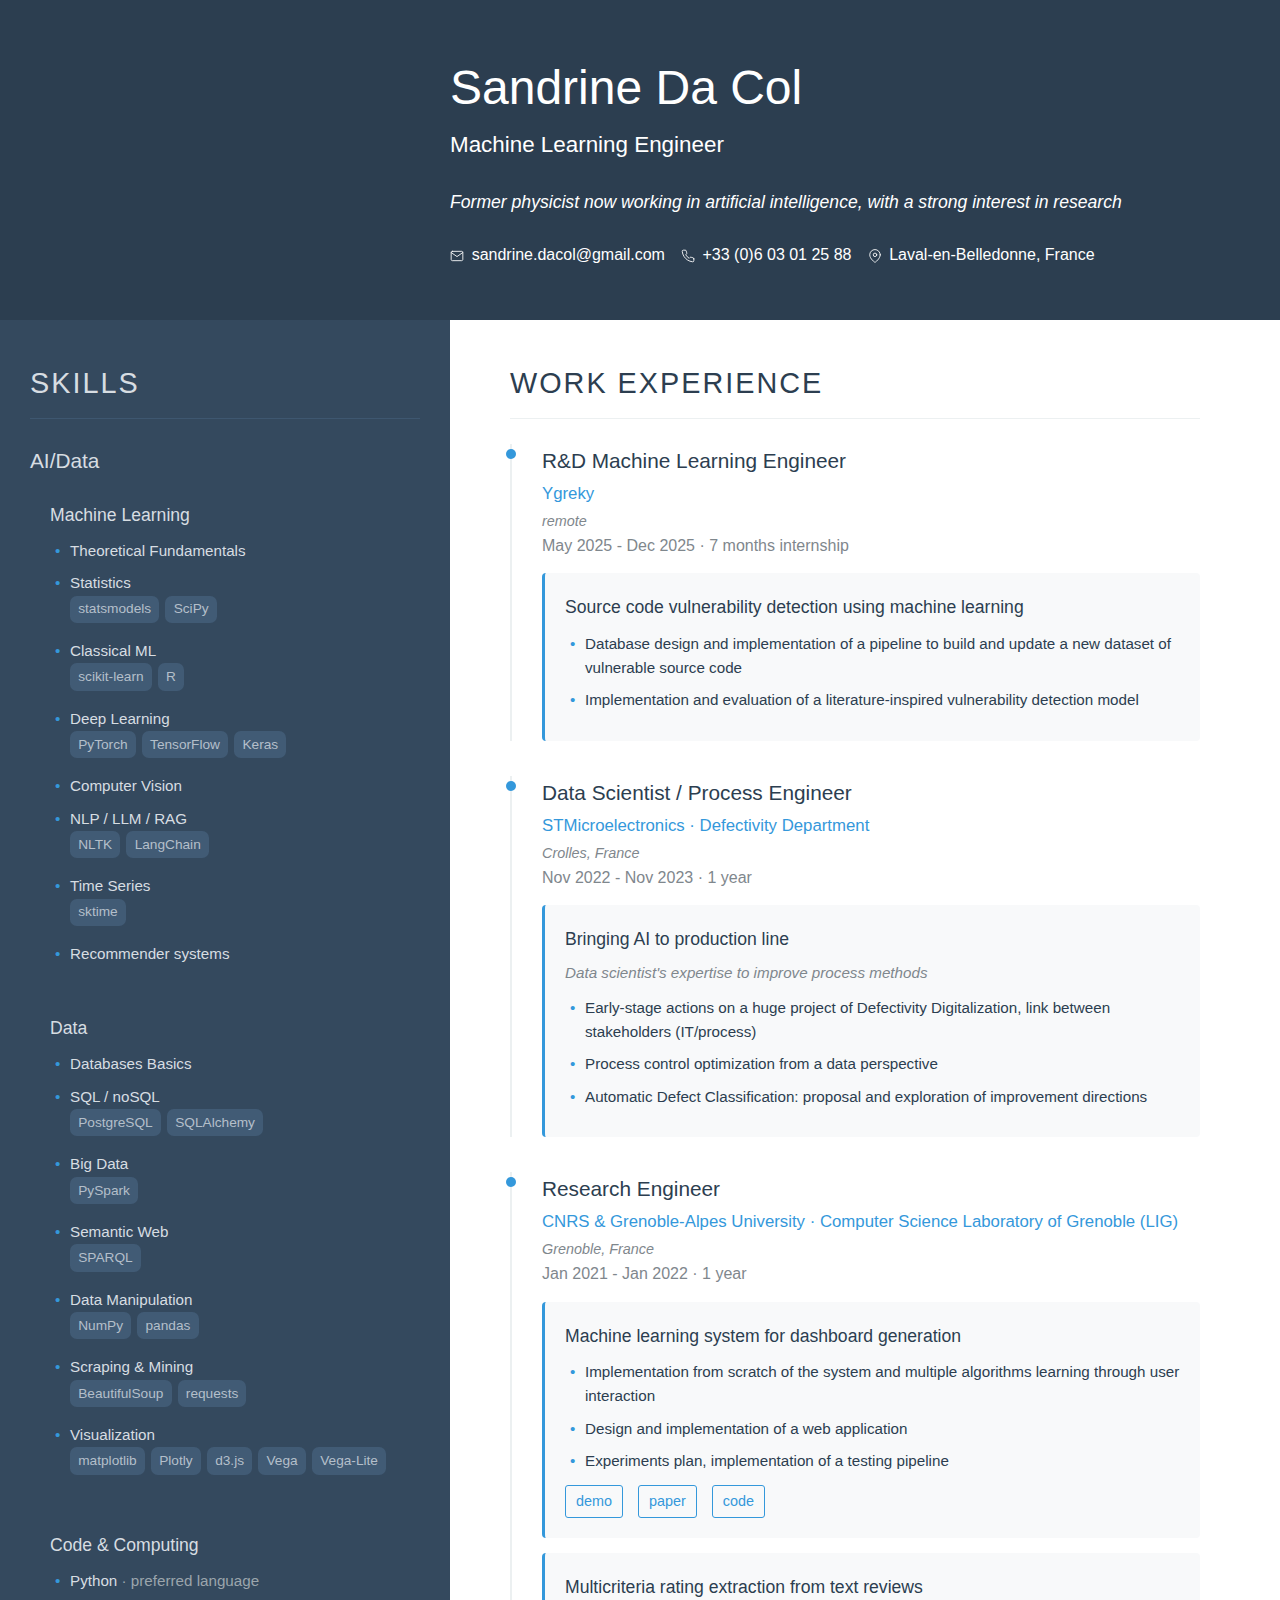
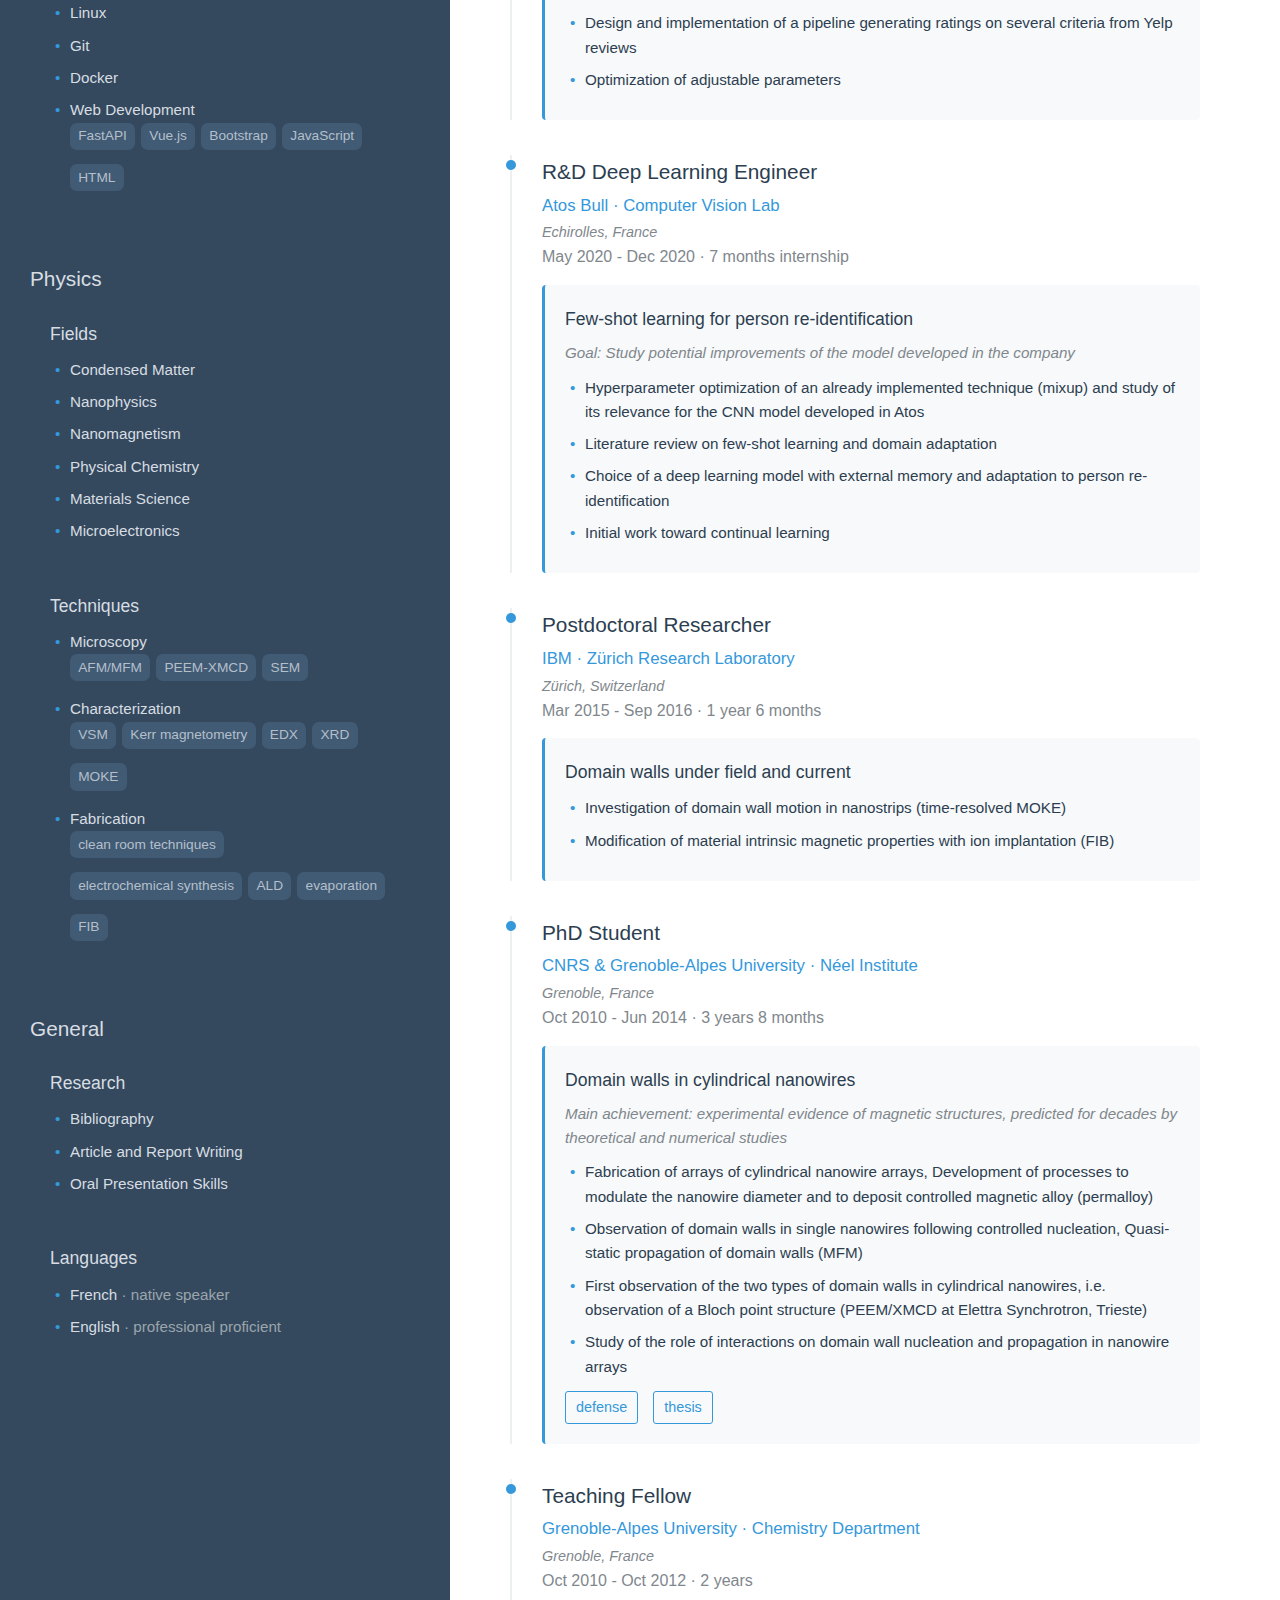
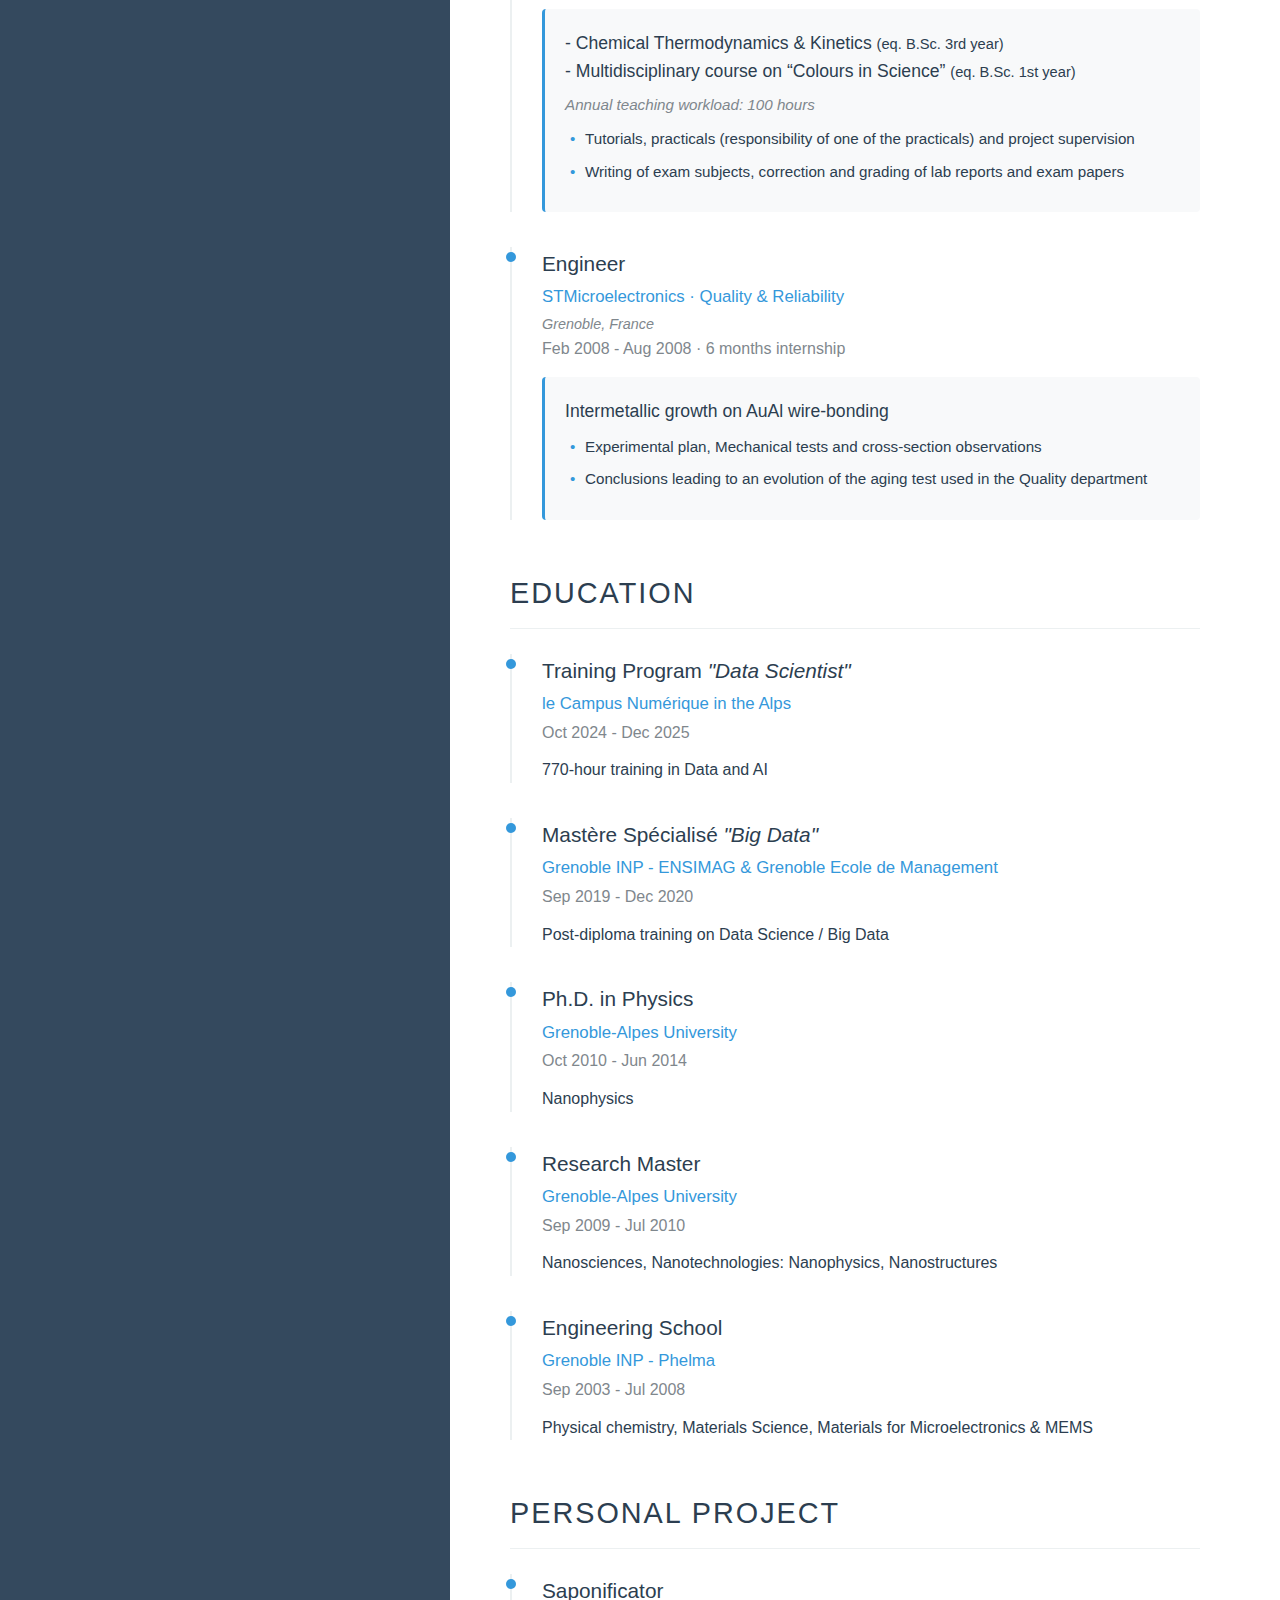
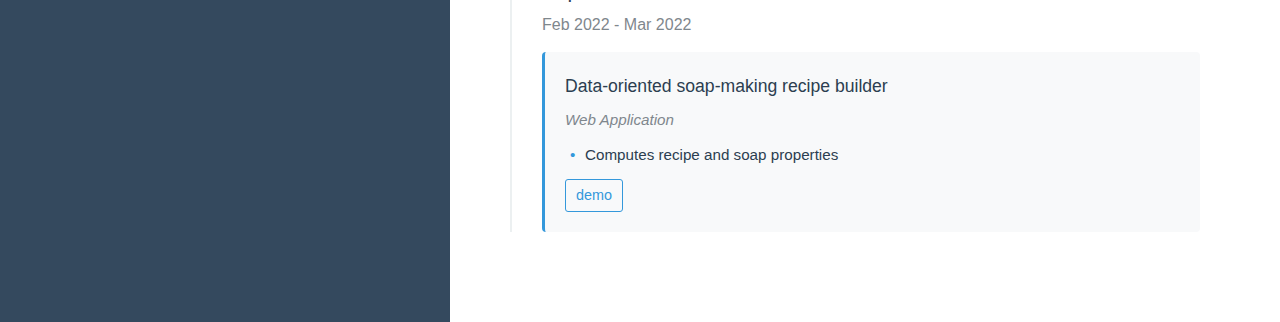
<file: index.html>
<!DOCTYPE html><html lang="fr"><head>
    <meta charset="UTF-8">
    <meta name="viewport" content="width=device-width, initial-scale=1.0">
    <title></title>
    <style>:root{--background-header:#2c3e50;--background-sidebar:#34495e;--background-sidebar-box:#415b75;--background-content:white;--background-content-box:#f8f9fa;--bullet-color:#3498db;--secondary-color-content:#7f878d;--secondary-color-sidebar:#9ba5ac;--secondary-color-old:#95a5a6;--color-header:var(--background-content);--color-sidebar:#d7dde2; --color-sidebar-box:#b4bfca;--color-content:var(--background-header);--color-content-box:var(--background-sidebar);--line-color-content:#ecf0f1;--line-color-sidebar:#3e5770;--fontweight-header:300;--fontweight-content:400;--scale-ratio:1.25;--scale0:1rem;--scale1:calc(var(--scale0)*var(--scale-ratio));--scale2:calc(var(--scale1)*var(--scale-ratio));--scale3:calc(var(--scale2)*var(--scale-ratio));--scale4:calc(var(--scale3)*var(--scale-ratio));--scale5:calc(var(--scale4)*var(--scale-ratio))}*{margin:0;padding:0;box-sizing:border-box;}body{font-family:'Lato', 'Helvetica Neue', Helvetica, Arial, sans-serif;font-size:16px;line-height:1.6;}header{background:var(--background-header);color:var(--color-header);padding:50px 30px;position:relative;}header h1{font-size:3em;font-weight:var(--fontweight-header);}header .label{font-size:1.4em;font-weight:var(--fontweight-header);margin-bottom:25px;}.summary{font-size:1.1em;font-weight:var(--fontweight-header);font-style:italic;margin-bottom:25px;}.contact-info{font-size:1em;font-weight:var(--fontweight-header);line-height:1.8;}.contact-info a{color:var(--bullet-color);text-decoration:none;}.contact-info a:hover{text-decoration:underline;}.icon-list{display:flex;flex-wrap:wrap;gap:.4em 1em;list-style:none;padding:0;}svg{margin-right:.2em;vertical-align:text-bottom;}.main-content{display:flex;flex-direction:column;}.sidebar{width:100%;background:var(--background-sidebar);color:var(--color-sidebar);padding:40px 30px;}.sidebar h2{border-bottom:1px solid var(--line-color-sidebar);}.content{flex:1;padding:40px 30px;color:var(--color-content);}section{margin-bottom:50px;}h2{font-size:1.8em;font-weight:var(--fontweight-header);margin-bottom:25px;padding-bottom:12px;border-bottom:1px solid var(--line-color-content);text-transform:uppercase;letter-spacing:2px;}.timeline-item{position:relative;padding-left:30px;margin-bottom:35px;border-left:2px solid var(--line-color-content);}.skill-domain-item, .interest-item{position:relative;margin-bottom:35px;}.timeline-item:before{content:"";position:absolute;left:-6px;top:5px;width:10px;height:10px;background:var(--bullet-color);border-radius:50%;}.timeline-item h3{font-size:1.3em;font-weight:var(--fontweight-content);margin-bottom:4px;}.skill-domain-item h3,.interest-item h3{font-size:1.3em;font-weight:var(--fontweight-content);color:var(--color-sidebar);margin-bottom:4px;}.timeline-item .company,.timeline-item .institution{font-weight:var(--fontweight-content);color:var(--bullet-color);font-size:1.05em;margin-bottom:2px;}.timeline-item .period{color:var(--secondary-color-content);font-size:1em;margin-bottom:12px;}.timeline-item .location{color:var(--secondary-color-content);font-size:0.9em;font-style:italic;}.project-box{background:var(--background-content-box);padding:20px;margin:15px 0;border-radius:4px;border-left:3px solid var(--bullet-color);}.skill-subdomain{padding:20px;border-radius:4px;}.project-box h4{font-size:1.1em;font-weight:var(--fontweight-content);margin-bottom:8px;}.skill-subdomain h4{color:var(--color-sidebar);font-size:1.1em;font-weight:var(--fontweight-content);margin-bottom:8px;}.project-description{font-style:italic;color:var(--secondary-color-content);font-size:0.95em;margin-bottom:10px;}.highlights{list-style:none;margin-top:10px;}.highlights li{padding-left:20px;margin-bottom:8px;position:relative;font-size:0.95em;line-height:1.6;}.highlights li:before{content:"•";position:absolute;left:5px;color:var(--bullet-color);}.skill-item{list-style:none;margin-top:10px;}.skill-item li{padding-left:20px;margin-bottom:8px;position:relative;color:var(--color-sidebar);font-size:0.95em;line-height:1.6;}.skill-item>li:before{content:"•";position:absolute;left:5px;color:var(--bullet-color);}.note{color:var(--secondary-color-sidebar);}.interest-item .tag-list{padding:0 1em;}.interest-description{color:var(--secondary-color-sidebar);font-size:.9em;font-weight:var(--fontweight-content);margin-bottom:8px;padding:0 1em;}.tag-list{display:flex;flex-wrap:wrap;gap:.4em;list-style:none;}.tag-list>li{background:var(--background-sidebar-box);color:var(--color-sidebar-box);font-size:.9em;border-radius:.5em;padding:.2em .6em;}.links{margin-top:12px;}.links a{display:inline-block;color:var(--bullet-color);text-decoration:none;margin-right:15px;font-size:0.9em;padding:4px 10px;border:1px solid var(--bullet-color);border-radius:3px;transition:all 0.3s;}.links a:hover{background:var(--bullet-color);color:white;}/* Media queries pour desktop */@media (min-width:768px){header{padding:50px 60px;}.main-content{flex-direction:row;}.sidebar{width:350px;min-width:350px;}.content{padding:40px 60px;}}@media (min-width:1200px){header{padding:50px 50px 50px 450px;}.sidebar{width:450px;min-width:450px;}.content{padding:40px 80px 40px 60px;}}@media print{body{background:white;}.container{box-shadow:none;margin:0;}.sidebar{background:var(--background-sidebar);-webkit-print-color-adjust:exact;print-color-adjust:exact;}.main-content{flex-direction:row;}.sidebar{width:350px;min-width:350px;}}/* Amélioration pour très petits écrans */@media (max-width:480px){header h1{font-size:2em;}header .label{font-size:1.2em;}header{padding:30px 20px;}.content,.sidebar{padding:30px 20px;}}</style>
    </head>
<body>
    <div class="container">
        <header>
            <h1 id="name">Sandrine Da Col</h1>
            <div class="label" id="label">Machine Learning Engineer</div>
            <div class="summary" id="summary">Former physicist now working in artificial intelligence, with a strong interest in research</div>
            <div class="contact-info" id="contact-info">
              <ul class="icon-list">
                <li>
                <svg xmlns="http://www.w3.org/2000/svg" width="14" height="14" viewBox="0 0 24 24" fill="none" stroke="currentColor" stroke-width="1.5" stroke-linecap="round" stroke-linejoin="round" class="feather feather-mail"><path d="M4 4h16c1.1 0 2 .9 2 2v12c0 1.1-.9 2-2 2H4c-1.1 0-2-.9-2-2V6c0-1.1.9-2 2-2z"></path><polyline points="22,6 12,13 2,6"></polyline></svg>
                sandrine.dacol@gmail.com
                </li><li>
                <svg xmlns="http://www.w3.org/2000/svg" width="14" height="14" viewBox="0 0 24 24" fill="none" stroke="currentColor" stroke-width="1.5" stroke-linecap="round" stroke-linejoin="round" class="feather feather-phone"><path d="M22 16.92v3a2 2 0 0 1-2.18 2 19.79 19.79 0 0 1-8.63-3.07 19.5 19.5 0 0 1-6-6 19.79 19.79 0 0 1-3.07-8.67A2 2 0 0 1 4.11 2h3a2 2 0 0 1 2 1.72 12.84 12.84 0 0 0 .7 2.81 2 2 0 0 1-.45 2.11L8.09 9.91a16 16 0 0 0 6 6l1.27-1.27a2 2 0 0 1 2.11-.45 12.84 12.84 0 0 0 2.81.7A2 2 0 0 1 22 16.92z"></path></svg>
                +33 (0)6 03 01 25 88
                </li><li>
                <svg xmlns="http://www.w3.org/2000/svg" width="14" height="14" viewBox="0 0 24 24" fill="none" stroke="currentColor" stroke-width="1.5" stroke-linecap="round" stroke-linejoin="round" class="feather feather-map-pin"><path d="M21 10c0 7-9 13-9 13s-9-6-9-13a9 9 0 0 1 18 0z"></path><circle cx="12" cy="10" r="3"></circle></svg>
                Laval-en-Belledonne, France
                </li>
              </ul>
            </div>
        </header>
        
        <div class="main-content">

            <aside class="sidebar">
              <section>
                <h2>Skills</h2>
                <div id="sidebar-skills">
                    <div class="skill-domain-item">
                        <h3>
                          AI/Data
                        </h3>
                        
                        
                            <div class="skill-subdomain">
                              <h4>Machine Learning</h4>
                              
                            <ul class="skill-item">
                                
                                    <li>
                                      Theoretical Fundamentals
                                      
                                      
                                    </li>
                                  
                                    <li>
                                      Statistics
                                      
                                      
                                        <ul class="tag-list">
                                            
                                            <li>statsmodels</li>
                                            
                                            <li>SciPy</li>
                                            
                                        </ul>
                                    
                                    </li>
                                  
                                    <li>
                                      Classical ML
                                      
                                      
                                        <ul class="tag-list">
                                            
                                            <li>scikit-learn</li>
                                            
                                            <li>R</li>
                                            
                                        </ul>
                                    
                                    </li>
                                  
                                    <li>
                                      Deep Learning
                                      
                                      
                                        <ul class="tag-list">
                                            
                                            <li>PyTorch</li>
                                            
                                            <li>TensorFlow</li>
                                            
                                            <li>Keras</li>
                                            
                                        </ul>
                                    
                                    </li>
                                  
                                    <li>
                                      Computer Vision
                                      
                                      
                                    </li>
                                  
                                    <li>
                                      NLP / LLM / RAG
                                      
                                      
                                        <ul class="tag-list">
                                            
                                            <li>NLTK</li>
                                            
                                            <li>LangChain</li>
                                            
                                        </ul>
                                    
                                    </li>
                                  
                                    <li>
                                      Time Series
                                      
                                      
                                        <ul class="tag-list">
                                            
                                            <li>sktime</li>
                                            
                                        </ul>
                                    
                                    </li>
                                  
                                    <li>
                                      Recommender systems
                                      
                                      
                                    </li>
                                  
                            </ul>
                        
                            </div>
                        
                            <div class="skill-subdomain">
                              <h4>Data</h4>
                              
                            <ul class="skill-item">
                                
                                    <li>
                                      Databases Basics
                                      
                                      
                                    </li>
                                  
                                    <li>
                                      SQL / noSQL
                                      
                                      
                                        <ul class="tag-list">
                                            
                                            <li>PostgreSQL</li>
                                            
                                            <li>SQLAlchemy</li>
                                            
                                        </ul>
                                    
                                    </li>
                                  
                                    <li>
                                      Big Data
                                      
                                      
                                        <ul class="tag-list">
                                            
                                            <li>PySpark</li>
                                            
                                        </ul>
                                    
                                    </li>
                                  
                                    <li>
                                      Semantic Web
                                      
                                      
                                        <ul class="tag-list">
                                            
                                            <li>SPARQL</li>
                                            
                                        </ul>
                                    
                                    </li>
                                  
                                    <li>
                                      Data Manipulation
                                      
                                      
                                        <ul class="tag-list">
                                            
                                            <li>NumPy</li>
                                            
                                            <li>pandas</li>
                                            
                                        </ul>
                                    
                                    </li>
                                  
                                    <li>
                                      Scraping &amp; Mining
                                      
                                      
                                        <ul class="tag-list">
                                            
                                            <li>BeautifulSoup</li>
                                            
                                            <li>requests</li>
                                            
                                        </ul>
                                    
                                    </li>
                                  
                                    <li>
                                      Visualization
                                      
                                      
                                        <ul class="tag-list">
                                            
                                            <li>matplotlib</li>
                                            
                                            <li>Plotly</li>
                                            
                                            <li>d3.js</li>
                                            
                                            <li>Vega</li>
                                            
                                            <li>Vega-Lite</li>
                                            
                                        </ul>
                                    
                                    </li>
                                  
                            </ul>
                        
                            </div>
                        
                            <div class="skill-subdomain">
                              <h4>Code &amp; Computing</h4>
                              
                            <ul class="skill-item">
                                
                                    <li>
                                      Python
                                      <a class="note">  · preferred language</a>
                                  
                                    </li><li>
                                      Linux
                                      
                                      
                                    </li>
                                  
                                    <li>
                                      Git
                                      
                                      
                                    </li>
                                  
                                    <li>
                                      Docker
                                      
                                      
                                    </li>
                                  
                                    <li>
                                      Web Development
                                      
                                      
                                        <ul class="tag-list">
                                            
                                            <li>FastAPI</li>
                                            
                                            <li>Vue.js</li>
                                            
                                            <li>Bootstrap</li>
                                            
                                            <li>JavaScript</li>
                                            
                                            <li>HTML</li>
                                            
                                        </ul>
                                    
                                    </li>
                                  
                            </ul>
                        
                            </div>
                        
                    </div>
                
                    <div class="skill-domain-item">
                        <h3>
                          Physics
                        </h3>
                        
                        
                            <div class="skill-subdomain">
                              <h4>Fields</h4>
                              
                            <ul class="skill-item">
                                
                                    <li>
                                      Condensed Matter
                                      
                                      
                                    </li>
                                  
                                    <li>
                                      Nanophysics
                                      
                                      
                                    </li>
                                  
                                    <li>
                                      Nanomagnetism
                                      
                                      
                                    </li>
                                  
                                    <li>
                                      Physical Chemistry
                                      
                                      
                                    </li>
                                  
                                    <li>
                                      Materials Science
                                      
                                      
                                    </li>
                                  
                                    <li>
                                      Microelectronics
                                      
                                      
                                    </li>
                                  
                            </ul>
                        
                            </div>
                        
                            <div class="skill-subdomain">
                              <h4>Techniques</h4>
                              
                            <ul class="skill-item">
                                
                                    <li>
                                      Microscopy
                                      
                                      
                                        <ul class="tag-list">
                                            
                                            <li>AFM/MFM</li>
                                            
                                            <li>PEEM-XMCD</li>
                                            
                                            <li>SEM</li>
                                            
                                        </ul>
                                    
                                    </li>
                                  
                                    <li>
                                      Characterization
                                      
                                      
                                        <ul class="tag-list">
                                            
                                            <li>VSM</li>
                                            
                                            <li>Kerr magnetometry</li>
                                            
                                            <li>EDX</li>
                                            
                                            <li>XRD</li>
                                            
                                            <li>MOKE</li>
                                            
                                        </ul>
                                    
                                    </li>
                                  
                                    <li>
                                      Fabrication
                                      
                                      
                                        <ul class="tag-list">
                                            
                                            <li>clean room techniques</li>
                                            
                                            <li>electrochemical synthesis</li>
                                            
                                            <li>ALD</li>
                                            
                                            <li>evaporation</li>
                                            
                                            <li>FIB</li>
                                            
                                        </ul>
                                    
                                    </li>
                                  
                            </ul>
                        
                            </div>
                        
                    </div>
                
                    <div class="skill-domain-item">
                        <h3>
                          General
                        </h3>
                        
                        
                            <div class="skill-subdomain">
                              <h4>Research</h4>
                              
                            <ul class="skill-item">
                                
                                    <li>
                                      Bibliography
                                      
                                      
                                    </li>
                                  
                                    <li>
                                      Article and Report Writing
                                      
                                      
                                    </li>
                                  
                                    <li>
                                      Oral Presentation Skills
                                      
                                      
                                    </li>
                                  
                            </ul>
                        
                            </div>
                        
                            <div class="skill-subdomain">
                              <h4>Languages</h4>
                              
                            <ul class="skill-item">
                                
                                    <li>
                                      French
                                      <a class="note">  · native speaker</a>
                                  
                                    </li><li>
                                      English
                                      <a class="note">  · professional proficient</a>
                                  
                            </li></ul>
                        
                            </div>
                        
                    </div>
                </div>
              </section>

              <section id="sidebar-interests"></section>
            </aside>
            
            <div class="content">
                <section>
                    <h2>Work Experience</h2>
                    <div id="work-experience">
                    <div class="timeline-item">
                        <h3>R&amp;D Machine Learning Engineer</h3>
                        <div class="company">Ygreky</div>
                        <div class="location">remote</div>
                        <div class="period">
                          May 2025 - Dec 2025  · 
                          <time-duration dates="2025-05-05|2025-12-20">7 months</time-duration>
                          internship
                        </div>
                        
                    <div class="project-box">
                        <h4>Source code vulnerability detection using machine learning</h4>
                        
                        
                            <ul class="highlights">
                                <li>Database design and implementation of a pipeline to build and update a new dataset of vulnerable source code</li><li>Implementation and evaluation of a literature-inspired vulnerability detection model</li>
                            </ul>
                        
                        
                    </div>
                
                    </div>
                
                    <div class="timeline-item">
                        <h3>Data Scientist / Process Engineer</h3>
                        <div class="company">STMicroelectronics · Defectivity Department</div>
                        <div class="location">Crolles, France</div>
                        <div class="period">
                          Nov 2022 - Nov 2023  · 
                          <time-duration dates="2022-11-07|2023-11-07">1 year</time-duration>
                          
                        </div>
                        
                    <div class="project-box">
                        <h4>Bringing AI to production line</h4>
                        <div class="project-description">Data scientist's expertise to improve process methods</div>
                        
                            <ul class="highlights">
                                <li>Early-stage actions on a huge project of Defectivity Digitalization, link between stakeholders (IT/process)</li><li>Process control optimization from a data perspective</li><li>Automatic Defect Classiﬁcation: proposal and exploration of improvement directions</li>
                            </ul>
                        
                        
                    </div>
                
                    </div>
                
                    <div class="timeline-item">
                        <h3>Research Engineer</h3>
                        <div class="company">CNRS &amp; Grenoble-Alpes University · Computer Science Laboratory of Grenoble (LIG)</div>
                        <div class="location">Grenoble, France</div>
                        <div class="period">
                          Jan 2021 - Jan 2022  · 
                          <time-duration dates="2021-01-15|2022-01-15">1 year</time-duration>
                          
                        </div>
                        
                    <div class="project-box">
                        <h4>Machine learning system for dashboard generation</h4>
                        
                        
                            <ul class="highlights">
                                <li>Implementation from scratch of the system and multiple algorithms learning through user interaction</li><li>Design and implementation of a web application</li><li>Experiments plan, implementation of a testing pipeline</li>
                            </ul>
                        
                        
                            <div class="links">
                                <a href="https://www.youtube.com/watch?v=iOtDOaIYVzk" target="_blank">demo</a><a href="https://dl.acm.org/doi/abs/10.1145/3459637.3481968" target="_blank">paper</a><a href="https://github.com/sandrinedacol/DashBot" target="_blank">code</a>
                            </div>
                        
                    </div>
                
                    <div class="project-box">
                        <h4>Multicriteria rating extraction from text reviews</h4>
                        
                        
                            <ul class="highlights">
                                <li>Design and implementation of a pipeline generating ratings on several criteria from Yelp reviews</li><li>Optimization of adjustable parameters</li>
                            </ul>
                        
                        
                    </div>
                
                    </div>
                
                    <div class="timeline-item">
                        <h3>R&amp;D Deep Learning Engineer</h3>
                        <div class="company">Atos Bull · Computer Vision Lab</div>
                        <div class="location">Echirolles, France</div>
                        <div class="period">
                          May 2020 - Dec 2020  · 
                          <time-duration dates="2020-05|2020-12">7 months</time-duration>
                          internship
                        </div>
                        
                    <div class="project-box">
                        <h4>Few-shot learning for person re-identification</h4>
                        <div class="project-description">Goal: Study potential improvements of the model developed in the company</div>
                        
                            <ul class="highlights">
                                <li>Hyperparameter optimization of an already implemented technique (mixup) and study of its relevance for the CNN model developed in Atos</li><li>Literature review on few-shot learning and domain adaptation</li><li>Choice of a deep learning model with external memory and adaptation to person re-identification</li><li>Initial work toward continual learning</li>
                            </ul>
                        
                        
                    </div>
                
                    </div>
                
                    <div class="timeline-item">
                        <h3>Postdoctoral Researcher</h3>
                        <div class="company">IBM · Zürich Research Laboratory</div>
                        <div class="location">Zürich, Switzerland</div>
                        <div class="period">
                          Mar 2015 - Sep 2016  · 
                          <time-duration dates="2015-03|2016-09">1 year 6 months</time-duration>
                          
                        </div>
                        
                    <div class="project-box">
                        <h4>Domain walls under ﬁeld and current</h4>
                        
                        
                            <ul class="highlights">
                                <li>Investigation of domain wall motion in nanostrips (time-resolved MOKE)</li><li>Modification of material intrinsic magnetic properties with ion implantation (FIB)</li>
                            </ul>
                        
                        
                    </div>
                
                    </div>
                
                    <div class="timeline-item">
                        <h3>PhD Student</h3>
                        <div class="company"> CNRS &amp; Grenoble-Alpes University · Néel Institute</div>
                        <div class="location">Grenoble, France</div>
                        <div class="period">
                          Oct 2010 - Jun 2014  · 
                          <time-duration dates="2010-10-01|2014-06-30">3 years 8 months</time-duration>
                          
                        </div>
                        
                    <div class="project-box">
                        <h4>Domain walls in cylindrical nanowires</h4>
                        <div class="project-description">Main achievement: experimental evidence of magnetic structures, predicted for decades by theoretical and numerical studies</div>
                        
                            <ul class="highlights">
                                <li>Fabrication of arrays of cylindrical nanowire arrays, Development of processes to modulate the nanowire diameter and to deposit controlled magnetic alloy (permalloy)</li><li>Observation of domain walls in single nanowires following controlled nucleation, Quasi-static propagation of domain walls (MFM)</li><li>First observation of the two types of domain walls in cylindrical nanowires, i.e. observation of a Bloch point structure (PEEM/XMCD at Elettra Synchrotron, Trieste)</li><li>Study of the role of interactions on domain wall nucleation and propagation in nanowire arrays</li>
                            </ul>
                        
                        
                            <div class="links">
                                <a href="https://www.youtube.com/watch?v=4YSxD8iirLg&amp;t=1013s" target="_blank">defense</a><a href="https://theses.hal.science/tel-02447137v1" target="_blank">thesis</a>
                            </div>
                        
                    </div>
                
                    </div>
                
                    <div class="timeline-item">
                        <h3>Teaching Fellow</h3>
                        <div class="company">Grenoble-Alpes University · Chemistry Department</div>
                        <div class="location">Grenoble, France</div>
                        <div class="period">
                          Oct 2010 - Oct 2012  · 
                          <time-duration dates="2010-10-01|2012-10-01">2 years</time-duration>
                          
                        </div>
                        
                    <div class="project-box">
                        <h4>- Chemical Thermodynamics &amp; Kinetics <small>(eq. B.Sc. 3rd year)</small><br>- Multidisciplinary course on “Colours in Science” <small>(eq. B.Sc. 1st year)</small></h4>
                        <div class="project-description">Annual teaching workload: 100 hours</div>
                        
                            <ul class="highlights">
                                <li>Tutorials, practicals (responsibility of one of the practicals) and project supervision</li><li>Writing of exam subjects, correction and grading of lab reports and exam papers</li>
                            </ul>
                        
                        
                    </div>
                
                    </div>
                
                    <div class="timeline-item">
                        <h3>Engineer</h3>
                        <div class="company">STMicroelectronics · Quality &amp; Reliability</div>
                        <div class="location">Grenoble, France</div>
                        <div class="period">
                          Feb 2008 - Aug 2008  · 
                          <time-duration dates="2008-02|2008-08">6 months</time-duration>
                          internship
                        </div>
                        
                    <div class="project-box">
                        <h4>Intermetallic growth on AuAl wire-bonding</h4>
                        
                        
                            <ul class="highlights">
                                <li>Experimental plan, Mechanical tests and cross-section observations</li><li>Conclusions leading to an evolution of the aging test used in the Quality department</li>
                            </ul>
                        
                        
                    </div>
                
                    </div>
                </div>
                </section>
                
                <section>
                    <h2>Education</h2>
                    <div id="education">
                    <div class="timeline-item">
                        <h3>
                          Training Program
                          <i>"Data Scientist"</i>
                        </h3>
                        <div class="institution">le Campus Numérique in the Alps</div>
                        <div class="period">Oct 2024 - Dec 2025</div>
                        <p style="margin-top: 10px;">770-hour training in Data and AI</p>
                        
                        
                    </div>
                
                    <div class="timeline-item">
                        <h3>
                          Mastère Spécialisé
                          <i>"Big Data"</i>
                        </h3>
                        <div class="institution">Grenoble INP - ENSIMAG &amp; Grenoble Ecole de Management</div>
                        <div class="period">Sep 2019 - Dec 2020</div>
                        <p style="margin-top: 10px;">Post-diploma training on Data Science / Big Data</p>
                        
                        
                    </div>
                
                    <div class="timeline-item">
                        <h3>
                          Ph.D. in Physics
                          
                        </h3>
                        <div class="institution">Grenoble-Alpes University</div>
                        <div class="period">Oct 2010 - Jun 2014</div>
                        <p style="margin-top: 10px;">Nanophysics</p>
                        
                        
                    </div>
                
                    <div class="timeline-item">
                        <h3>
                          Research Master
                          
                        </h3>
                        <div class="institution">Grenoble-Alpes University</div>
                        <div class="period">Sep 2009 - Jul 2010</div>
                        <p style="margin-top: 10px;">Nanosciences, Nanotechnologies: Nanophysics, Nanostructures</p>
                        
                        
                    </div>
                
                    <div class="timeline-item">
                        <h3>
                          Engineering School
                          
                        </h3>
                        <div class="institution">Grenoble INP - Phelma</div>
                        <div class="period">Sep 2003 - Jul 2008</div>
                        <p style="margin-top: 10px;">Physical chemistry, Materials Science, Materials for Microelectronics &amp; MEMS</p>
                        
                        
                    </div>
                </div>
                </section>
                
                <section>
                    <h2>Personal Project</h2>
                    <div id="personal-projects">
                    <div class="timeline-item">
                        <h3>Saponificator</h3>
                        <div class="period">Feb 2022 - Mar 2022</div>
                        <div class="project-box">
                        <h4>Data-oriented soap-making recipe builder</h4>
                        <div class="project-description">Web Application</div>
                        
                            <ul class="highlights">
                                <li>Computes recipe and soap properties</li>
                            </ul>
                        
                        
                            <div class="links">
                                <a href="https://www.youtube.com/watch?v=mZA_FJs1R4g" target="_blank">demo</a>
                            </div>
                        
                    </div>
                    </div>
                </div>
                </section>

                <section id="inactivity"></section>
            </div>
            
        </div>
    </div>

</body></html>
</file>
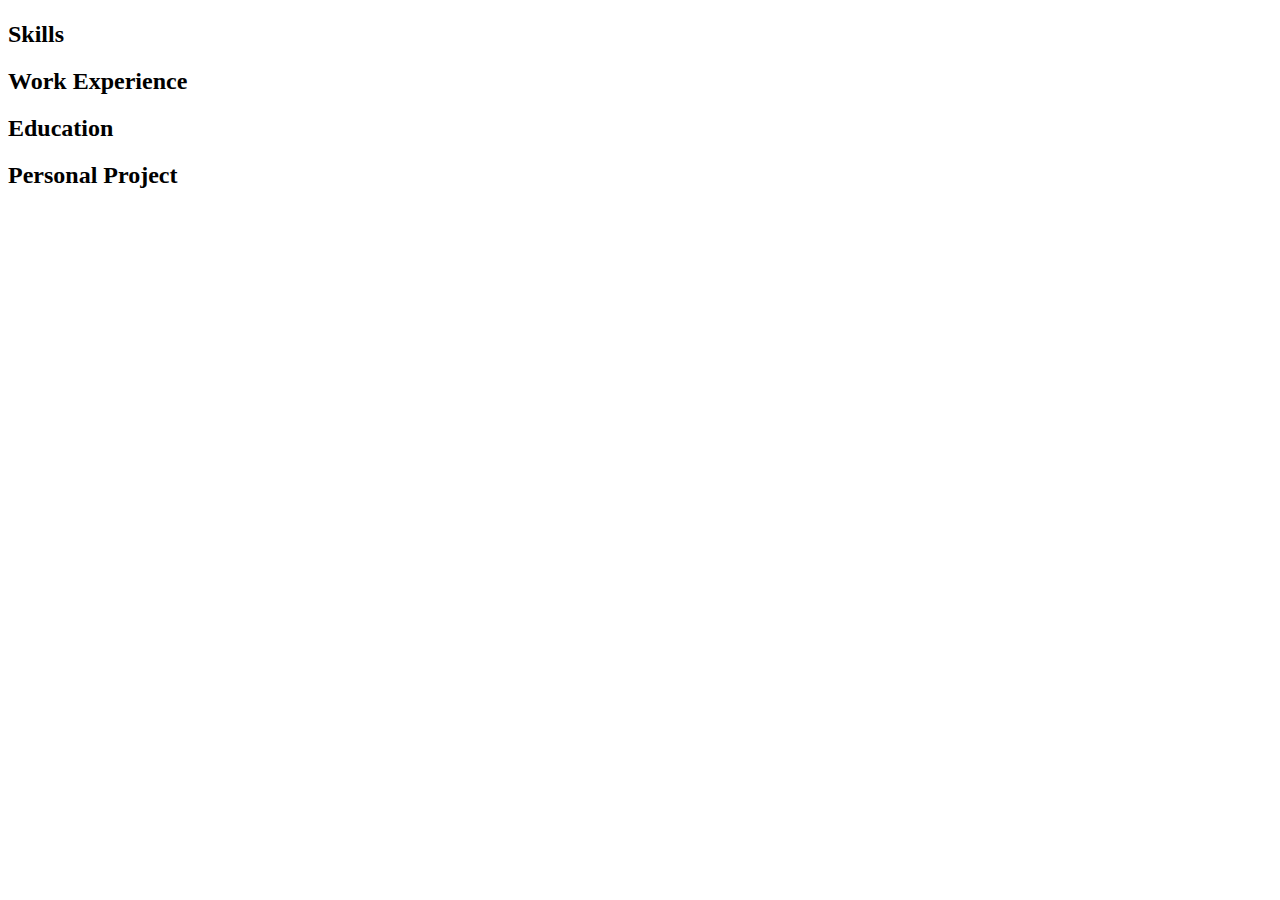
<file: empty_page.html>
<!DOCTYPE html>
<html lang="fr">
<head>
    <meta charset="UTF-8">
    <meta name="viewport" content="width=device-width, initial-scale=1.0">
    <title></title>
    <style></style>
    <script>
        document.addEventListener('DOMContentLoaded', function() {
            const data = {}

            function formatDate(dateStr) {
                if (!dateStr) return '';
                const date = new Date(dateStr);
                const month = date.toLocaleDateString('en-US', { month: 'short' });
                const year = date.getFullYear();
                return `${month} ${year}`;
            }

            // Header
            document.getElementById('name').textContent = data.basics.name;
            document.getElementById('label').textContent = data.basics.label;
            document.getElementById('summary').textContent = data.basics.summary;
            const contactInfo = `
              <ul class="icon-list">
                <li>
                <svg xmlns="http://www.w3.org/2000/svg" width="14" height="14" viewBox="0 0 24 24" fill="none" stroke="currentColor" stroke-width="1.5" stroke-linecap="round" stroke-linejoin="round" class="feather feather-mail"><path d="M4 4h16c1.1 0 2 .9 2 2v12c0 1.1-.9 2-2 2H4c-1.1 0-2-.9-2-2V6c0-1.1.9-2 2-2z"></path><polyline points="22,6 12,13 2,6"></polyline></svg>
                ${data.basics.email}
                </li><li>
                <svg xmlns="http://www.w3.org/2000/svg" width="14" height="14" viewBox="0 0 24 24" fill="none" stroke="currentColor" stroke-width="1.5" stroke-linecap="round" stroke-linejoin="round" class="feather feather-phone"><path d="M22 16.92v3a2 2 0 0 1-2.18 2 19.79 19.79 0 0 1-8.63-3.07 19.5 19.5 0 0 1-6-6 19.79 19.79 0 0 1-3.07-8.67A2 2 0 0 1 4.11 2h3a2 2 0 0 1 2 1.72 12.84 12.84 0 0 0 .7 2.81 2 2 0 0 1-.45 2.11L8.09 9.91a16 16 0 0 0 6 6l1.27-1.27a2 2 0 0 1 2.11-.45 12.84 12.84 0 0 0 2.81.7A2 2 0 0 1 22 16.92z"></path></svg>
                ${data.basics.phone}
                </li><li>
                <svg xmlns="http://www.w3.org/2000/svg" width="14" height="14" viewBox="0 0 24 24" fill="none" stroke="currentColor" stroke-width="1.5" stroke-linecap="round" stroke-linejoin="round" class="feather feather-map-pin"><path d="M21 10c0 7-9 13-9 13s-9-6-9-13a9 9 0 0 1 18 0z"></path><circle cx="12" cy="10" r="3"></circle></svg>
                ${data.basics.location.city}, ${data.basics.location.country}
                </li>
              </ul>
            `;
            document.getElementById('contact-info').innerHTML = contactInfo;


            // Work Experience
            const workHtml = data.work.map(job => {
                const projectsKey = job.projects || [];
                const projectsHtml = projectsKey.map(proj => `
                    <div class="project-box">
                        <h4>${proj.name}</h4>
                        ${proj.description ? `<div class="project-description">${proj.description}</div>` : ''}
                        ${proj.highlights ? `
                            <ul class="highlights">
                                ${proj.highlights.map(h => `<li>${h}</li>`).join('')}
                            </ul>
                        ` : ''}
                        ${proj.links ? `
                            <div class="links">
                                ${proj.links.map(l => `<a href="${l.url}" target="_blank">${l.type}</a>`).join('')}
                            </div>
                        ` : ''}
                    </div>
                `).join('');

                return `
                    <div class="timeline-item">
                        <h3>${job.position}</h3>
                        <div class="company">${job.company}${job.department ? ` · ${job.department}` : ''}</div>
                        ${job.location ? `<div class="location">${job.location}</div>` : ''}
                        <div class="period">
                          ${formatDate(job.start_date)} - ${formatDate(job.end_date)}  · 
                          <time-duration dates="${job.start_date}|${job.end_date}"></time-duration>
                        </div>
                        ${projectsHtml}
                    </div>
                `;
            }).join('');
            document.getElementById('work-experience').innerHTML = workHtml;

            // Education
            const educationHtml = data.education.map(edu => {
                return `
                    <div class="timeline-item">
                        <h3>
                          ${edu.study_type}
                          ${edu.program_name ? `<i>"${edu.program_name}"</i>` : ''}
                        </h3>
                        <div class="institution">${edu.institution}</div>
                        <div class="period">${formatDate(edu.start_date)} - ${formatDate(edu.end_date)}</div>
                        ${edu.description ? `<p style="margin-top: 10px;">${edu.description}</p>` : ''}
                        ${edu.courses ? `
                            <ul class="highlights">
                                ${edu.courses.map(c => `<li>${c}</li>`).join('')}
                            </ul>
                        ` : ''}
                        ${edu.projects ? edu.projects.map(proj => `
                            <div class="project-box" style="margin-top: 15px;">
                                <h4>${proj.name}</h4>
                                ${proj.highlights ? `
                                    <ul class="highlights">
                                        ${proj.highlights.map(h => `<li>${h}</li>`).join('')}
                                    </ul>
                                ` : ''}
                            </div>
                        `).join('') : ''}
                    </div>
                `;
            }).join('');
            document.getElementById('education').innerHTML = educationHtml;

            // Personal Projects
            if (data.personal_projects) {
                const projectsHtml = data.personal_projects.map(proj => `
                    <div class="timeline-item">
                        <h3>${proj.title}</h3>
                        <div class="period">${formatDate(proj.startDate)} - ${formatDate(proj.endDate)}</div>
                        <div class="project-box">
                        <h4>${proj.name}</h4>
                        ${proj.type ? `<div class="project-description">${proj.type}</div>` : ''}
                        ${proj.highlights ? `
                            <ul class="highlights">
                                ${proj.highlights.map(h => `<li>${h}</li>`).join('')}
                            </ul>
                        ` : ''}
                        ${proj.links ? `
                            <div class="links">
                                ${proj.links.map(l => `<a href="${l.url}" target="_blank">${l.type}</a>`).join('')}
                            </div>
                        ` : ''}
                    </div>
                    </div>
                `).join('');
                document.getElementById('personal-projects').innerHTML = projectsHtml;
            }

            // Inactivity
            if ("inactivity" in data) {
                const inactivityHtml = data.inactivity.map(job => {
                return `
                    <div class="timeline-item">
                        <h3>${job.position}</h3>
                        <div class="company">${job.company}</div>
                        ${job.location ? `<div class="location">${job.location}</div>` : ''}
                        <div class="period">
                          ${formatDate(job.start_date)} - ${formatDate(job.end_date)}  · 
                          <time-duration dates="${job.start_date}|${job.end_date}"></time-duration>
                        </div>
                    </div>
                `;
                }).join('');
                document.getElementById('inactivity').innerHTML = `
                    <h2>Inactivity</h2>
                    <div>${inactivityHtml}</div>
                `;
            }

            // Skills
            const skillsHtml = data.skills.map(domain => {
                return `
                    <div class=skill-domain-item>
                        <h3>
                          ${domain.domain}
                        </h3>
                        
                        ${domain.sub_domains ? domain.sub_domains.map(sub_domain => `
                            <div class=skill-subdomain>
                              <h4>${sub_domain.name}</h4>
                              ${sub_domain.skills ? `
                            <ul class="skill-item">
                                ${sub_domain.skills.map(skill => `
                                    <li>
                                      ${skill.name}
                                      ${skill.level ? `<a class="note">  · ${skill.level}</a` : ''}
                                      ${skill.technos ? `
                                        <ul class="tag-list">
                                            ${skill.technos.map(techno => `
                                            <li>${techno}</li>
                                            `).join('')}
                                        </ul>
                                    ` : ''}
                                    </li>
                                  `).join('')}
                            </ul>
                        ` : ''}
                            </div>
                        `).join('') : ''}
                    </div>
                `;
            }).join('');
            document.getElementById('sidebar-skills').innerHTML = skillsHtml;

            // Interests
            if ("interests" in data) {
                const interestsHtml = data.interests.map(interest => {
                return `
                <div class=interest-item>
                    <h3>${interest.name}</h3>
                    ${interest.description ? `
                    <p class=interest-description>${interest.description}</p>
                    ` : ''}
                    ${interest.keywords ? `
                    <ul class="tag-list">
                        ${interest.keywords.map(keyword => `
                        <li>${keyword}</li>
                        `).join('')}
                    </ul>
                    ` : ''}
                </div>
                `;
                }).join('');

                document.getElementById('sidebar-interests').innerHTML = `
                    <h2>Interests</h2>
                    <div>${interestsHtml}</div>
                `;
            }
            

        });
    </script>
    <script type="module">
          const pluralize = (num, str) => `${num} ${num === 1 ? str : str.concat('s')}`

class TimeDuration extends HTMLElement {
  connectedCallback() {
    const dates = this.getAttribute('dates')
    if (!dates) return this.remove()

    const duration = dates.split('|').reduce((acc, _date, i, dates) => {
      if (i % 2) return acc
      const [startDate, endDate] = dates.slice(i)
      return acc + (startDate ? +new Date(endDate || Date.now()) - +new Date(startDate) : 0)
    }, 0)

    const diffDate = new Date(duration)
    const years = diffDate.getFullYear() - 1970
    const months = diffDate.getMonth()
    const days = diffDate.getDate() - 1

    const segments = [
      years && pluralize(years, 'year'),
      months && pluralize(months, 'month'),
      days && !years && !months && pluralize(days, 'day'),
    ].filter(Boolean)
    if (!segments.length) return

    this.textContent = segments.join(' ')
  }
}

customElements.define('time-duration', TimeDuration)

    </script>
</head>
<body>
    <div class="container">
        <header>
            <h1 id="name"></h1>
            <div class="label" id="label"></div>
            <div class="summary" id="summary"></div>
            <div class="contact-info" id="contact-info"></div>
        </header>
        
        <div class="main-content">

            <aside class="sidebar">
              <section>
                <h2>Skills</h2>
                <div id="sidebar-skills"></div>
              </section>

              <section id="sidebar-interests"></section>
            </aside>
            
            <div class="content">
                <section>
                    <h2>Work Experience</h2>
                    <div id="work-experience"></div>
                </section>
                
                <section>
                    <h2>Education</h2>
                    <div id="education"></div>
                </section>
                
                <section>
                    <h2>Personal Project</h2>
                    <div id="personal-projects"></div>
                </section>

                <section id="inactivity"></section>
            </div>
            
        </div>
    </div>
</body>
</html>
</file>
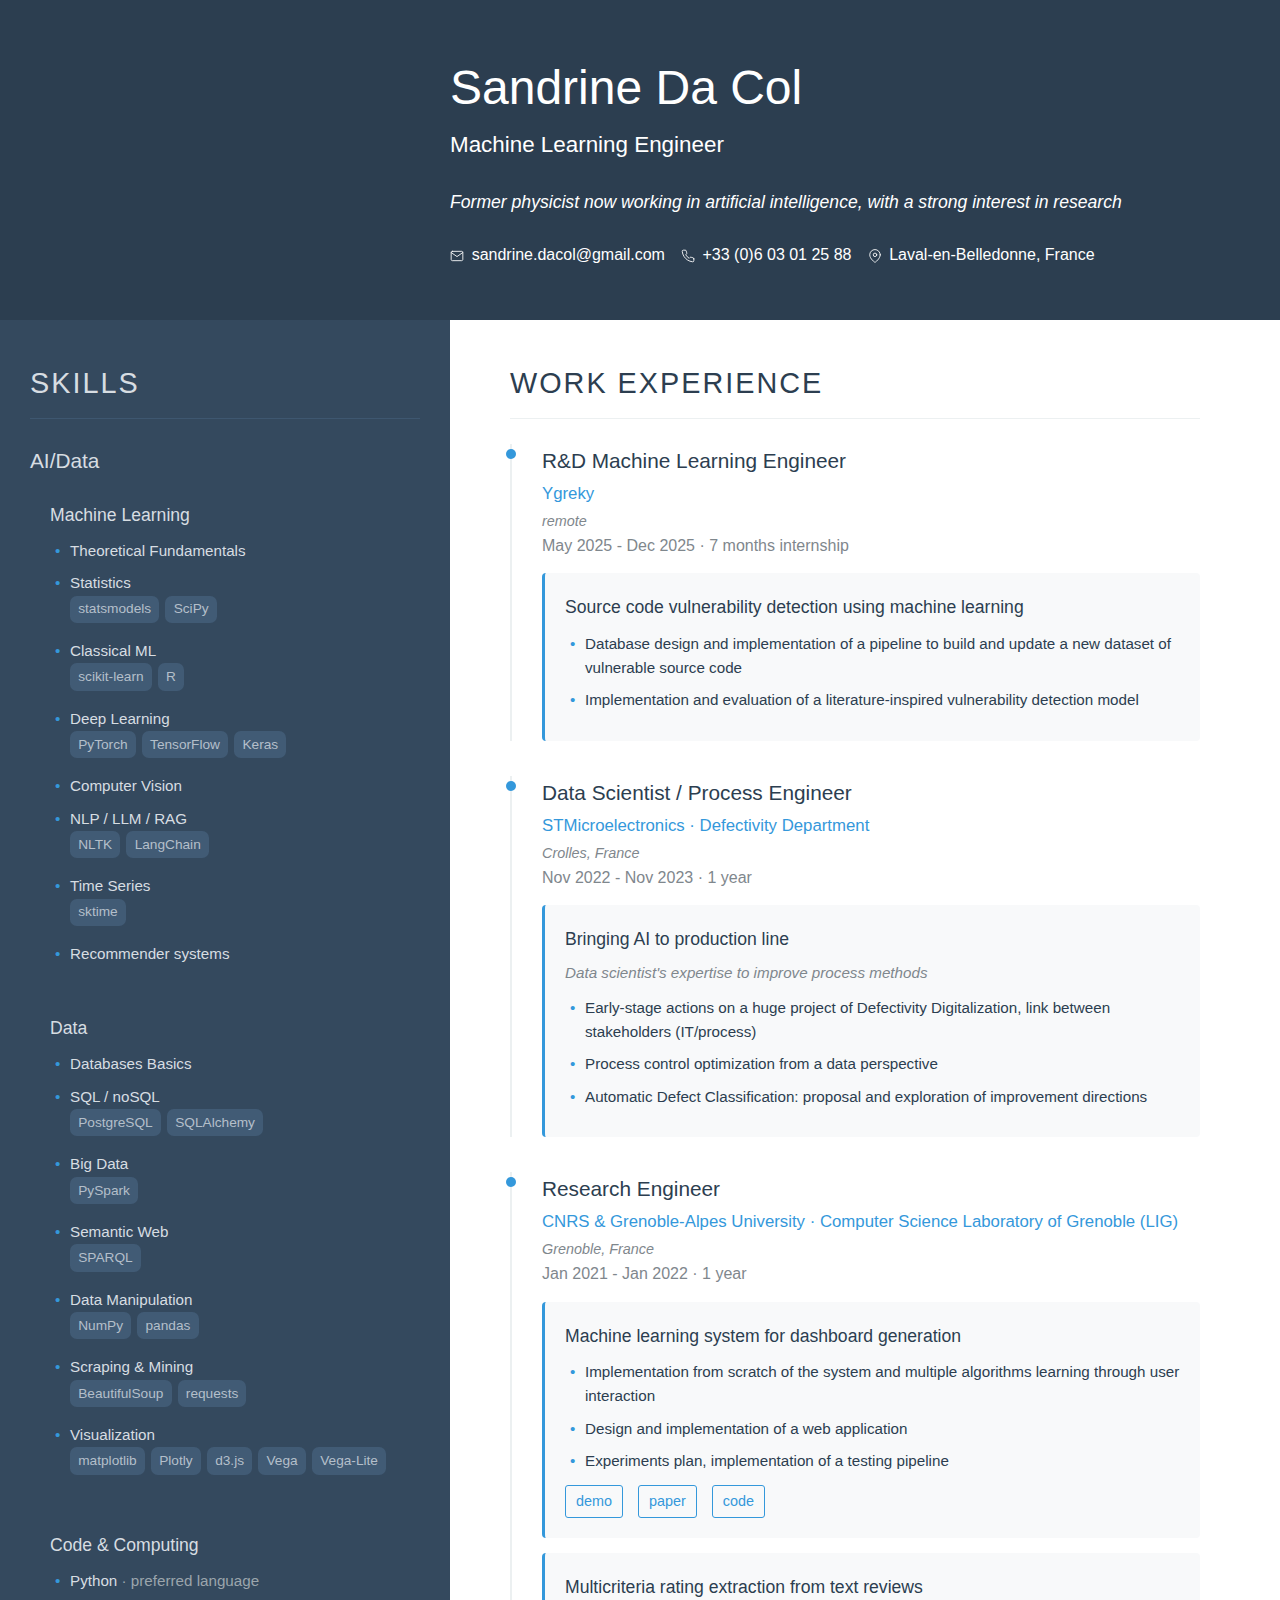
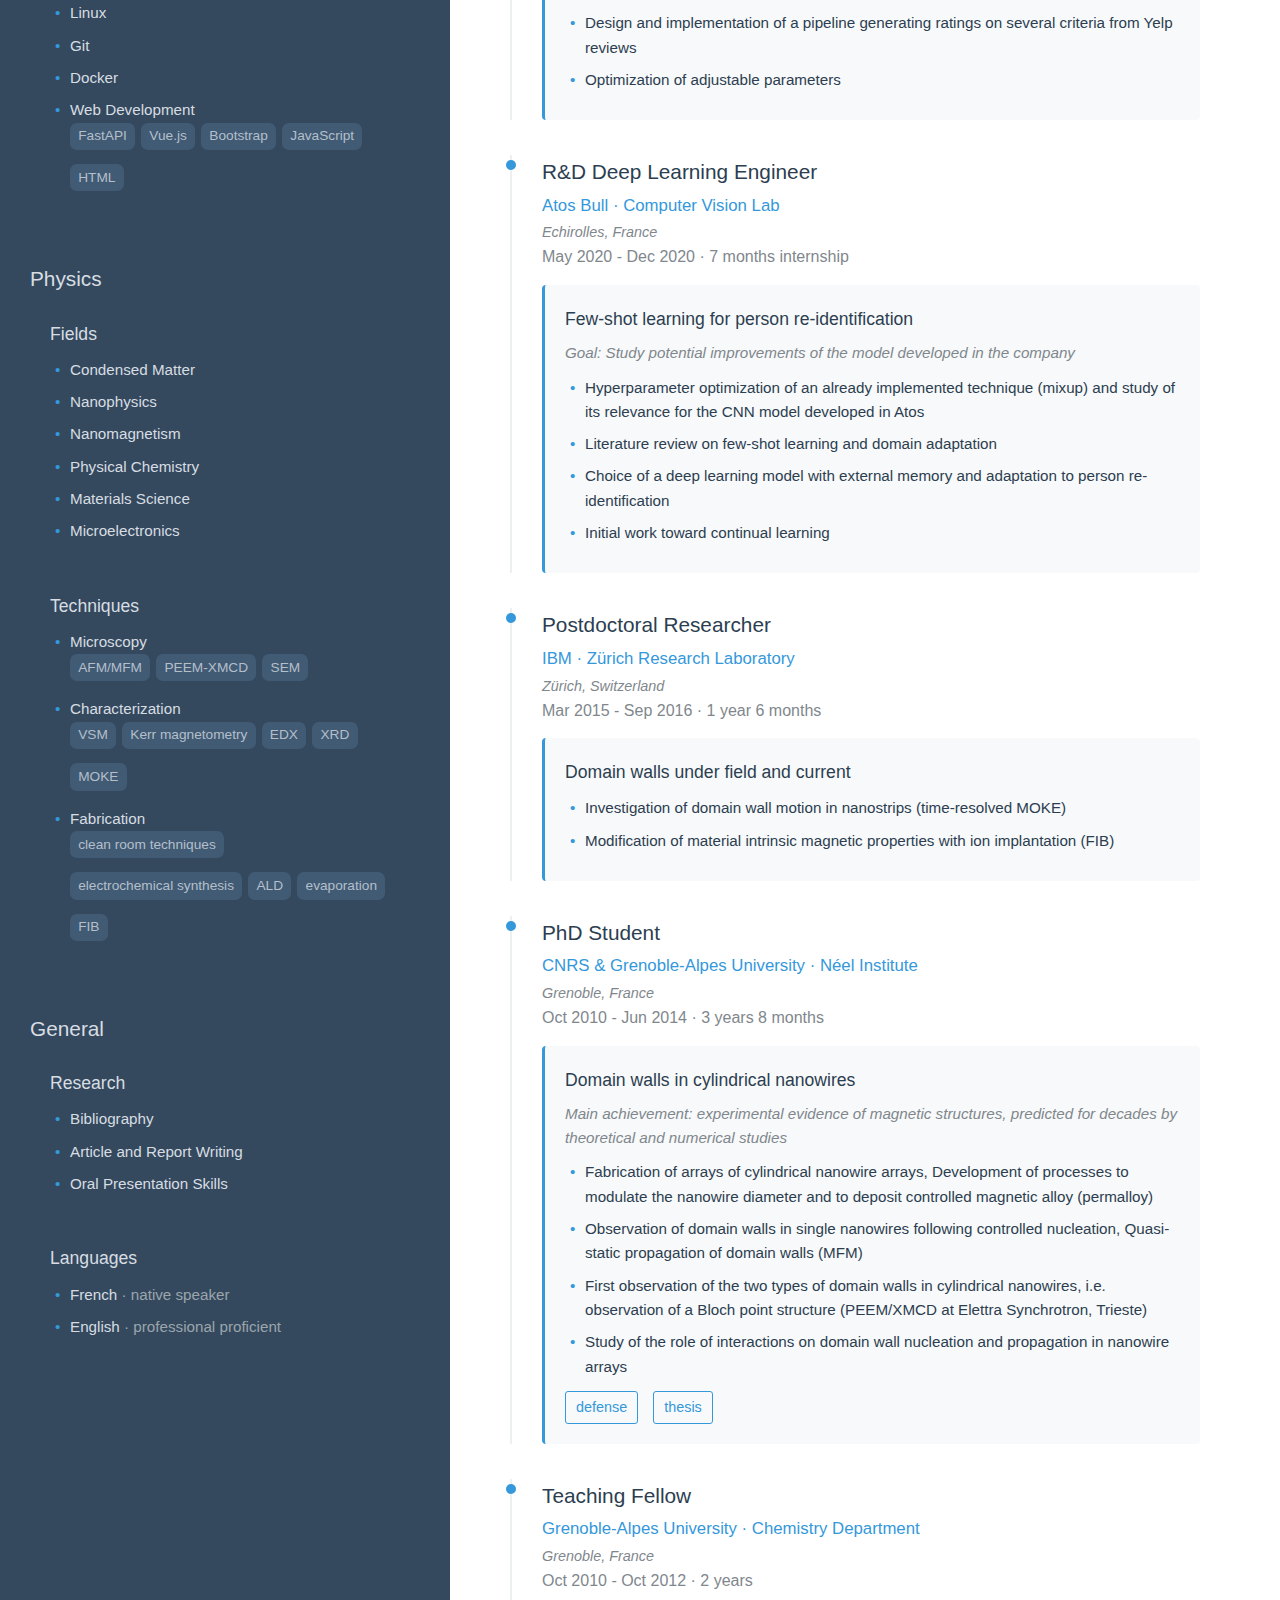
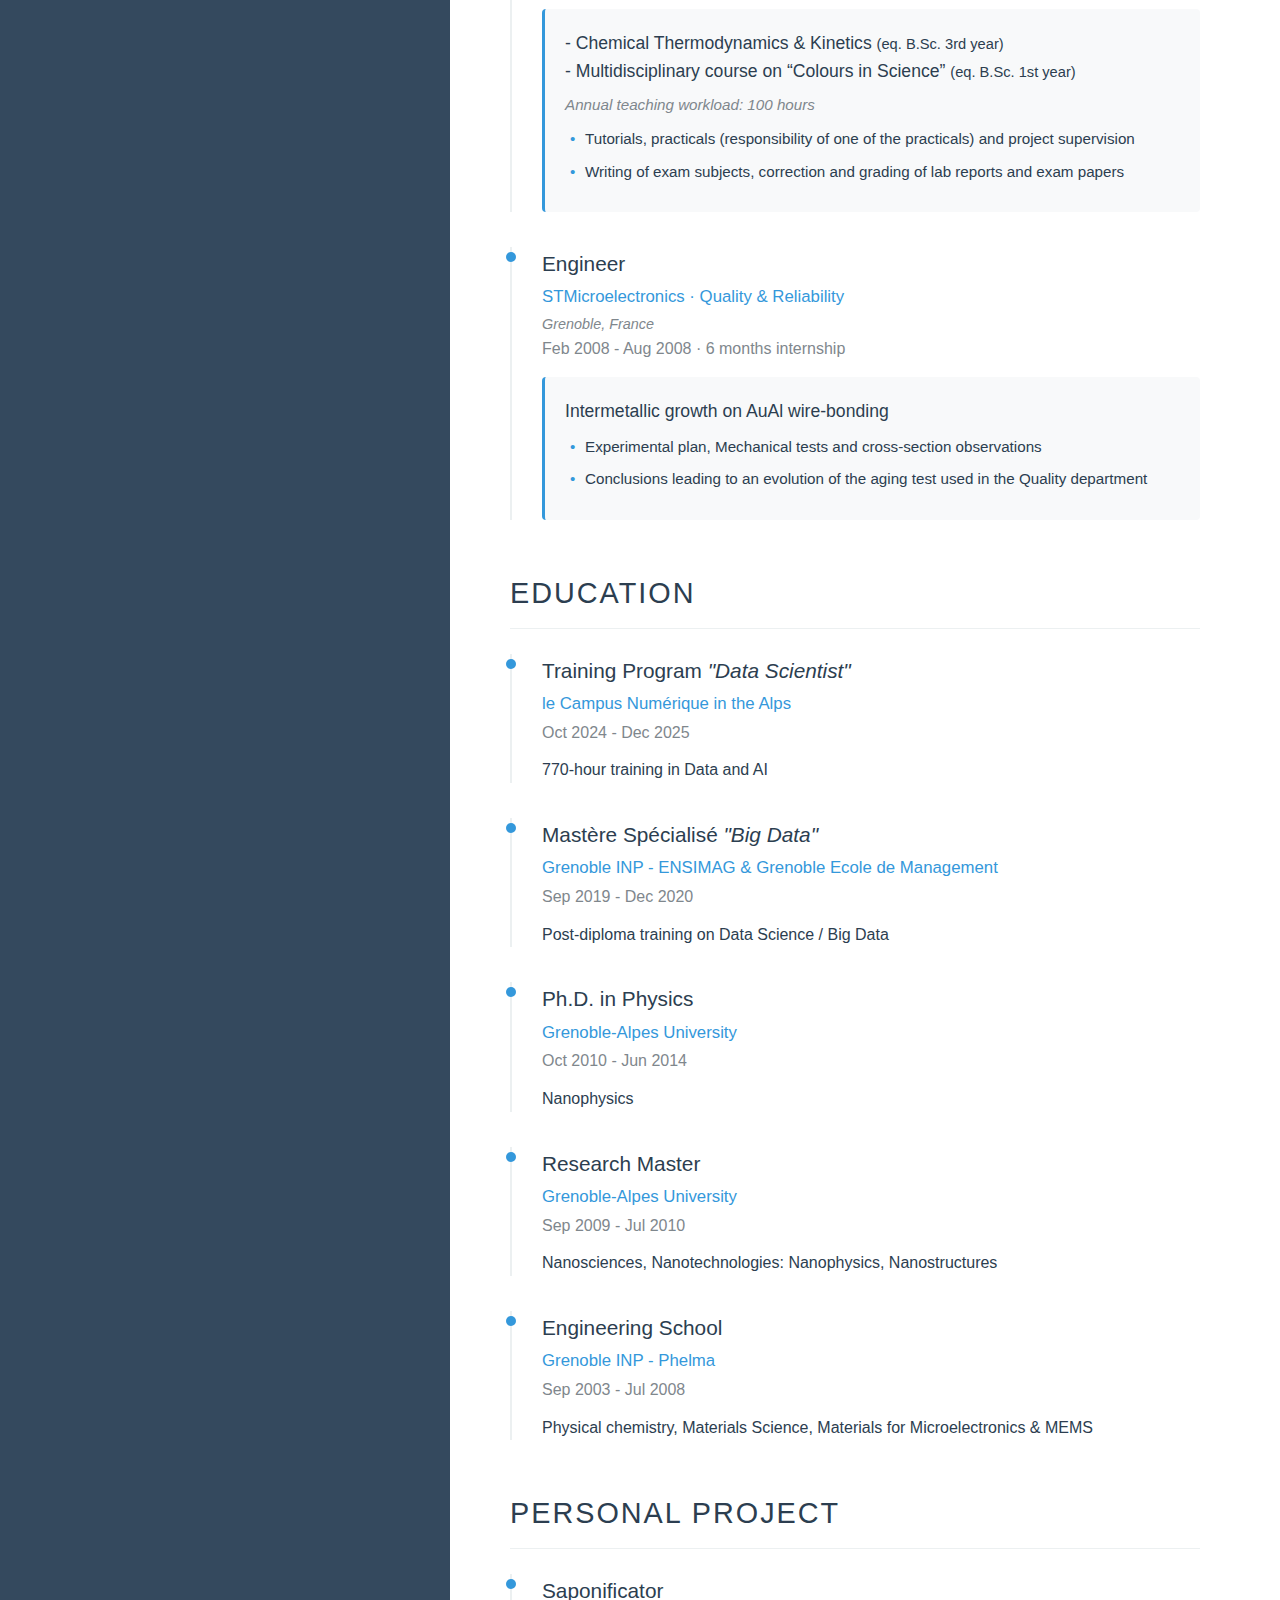
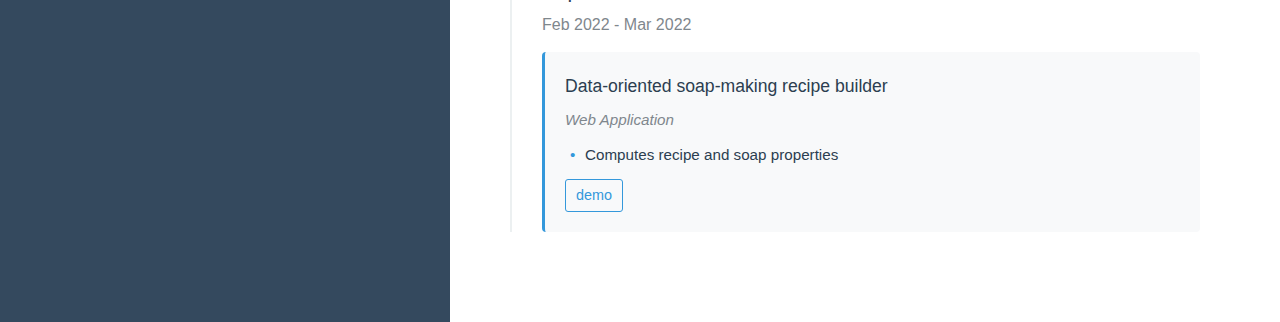
<file: filled_page.html>
<!DOCTYPE html>
<html lang="fr">
<head>
    <meta charset="UTF-8">
    <meta name="viewport" content="width=device-width, initial-scale=1.0">
    <title></title>
    <style>:root{--background-header:#2c3e50;--background-sidebar:#34495e;--background-sidebar-box:#415b75;--background-content:white;--background-content-box:#f8f9fa;--bullet-color:#3498db;--secondary-color-content:#7f878d;--secondary-color-sidebar:#9ba5ac;--secondary-color-old:#95a5a6;--color-header:var(--background-content);--color-sidebar:#d7dde2; --color-sidebar-box:#b4bfca;--color-content:var(--background-header);--color-content-box:var(--background-sidebar);--line-color-content:#ecf0f1;--line-color-sidebar:#3e5770;--fontweight-header:300;--fontweight-content:400;--scale-ratio:1.25;--scale0:1rem;--scale1:calc(var(--scale0)*var(--scale-ratio));--scale2:calc(var(--scale1)*var(--scale-ratio));--scale3:calc(var(--scale2)*var(--scale-ratio));--scale4:calc(var(--scale3)*var(--scale-ratio));--scale5:calc(var(--scale4)*var(--scale-ratio))}*{margin:0;padding:0;box-sizing:border-box;}body{font-family:'Lato', 'Helvetica Neue', Helvetica, Arial, sans-serif;font-size:16px;line-height:1.6;}header{background:var(--background-header);color:var(--color-header);padding:50px 30px;position:relative;}header h1{font-size:3em;font-weight:var(--fontweight-header);}header .label{font-size:1.4em;font-weight:var(--fontweight-header);margin-bottom:25px;}.summary{font-size:1.1em;font-weight:var(--fontweight-header);font-style:italic;margin-bottom:25px;}.contact-info{font-size:1em;font-weight:var(--fontweight-header);line-height:1.8;}.contact-info a{color:var(--bullet-color);text-decoration:none;}.contact-info a:hover{text-decoration:underline;}.icon-list{display:flex;flex-wrap:wrap;gap:.4em 1em;list-style:none;padding:0;}svg{margin-right:.2em;vertical-align:text-bottom;}.main-content{display:flex;flex-direction:column;}.sidebar{width:100%;background:var(--background-sidebar);color:var(--color-sidebar);padding:40px 30px;}.sidebar h2{border-bottom:1px solid var(--line-color-sidebar);}.content{flex:1;padding:40px 30px;color:var(--color-content);}section{margin-bottom:50px;}h2{font-size:1.8em;font-weight:var(--fontweight-header);margin-bottom:25px;padding-bottom:12px;border-bottom:1px solid var(--line-color-content);text-transform:uppercase;letter-spacing:2px;}.timeline-item{position:relative;padding-left:30px;margin-bottom:35px;border-left:2px solid var(--line-color-content);}.skill-domain-item, .interest-item{position:relative;margin-bottom:35px;}.timeline-item:before{content:"";position:absolute;left:-6px;top:5px;width:10px;height:10px;background:var(--bullet-color);border-radius:50%;}.timeline-item h3{font-size:1.3em;font-weight:var(--fontweight-content);margin-bottom:4px;}.skill-domain-item h3,.interest-item h3{font-size:1.3em;font-weight:var(--fontweight-content);color:var(--color-sidebar);margin-bottom:4px;}.timeline-item .company,.timeline-item .institution{font-weight:var(--fontweight-content);color:var(--bullet-color);font-size:1.05em;margin-bottom:2px;}.timeline-item .period{color:var(--secondary-color-content);font-size:1em;margin-bottom:12px;}.timeline-item .location{color:var(--secondary-color-content);font-size:0.9em;font-style:italic;}.project-box{background:var(--background-content-box);padding:20px;margin:15px 0;border-radius:4px;border-left:3px solid var(--bullet-color);}.skill-subdomain{padding:20px;border-radius:4px;}.project-box h4{font-size:1.1em;font-weight:var(--fontweight-content);margin-bottom:8px;}.skill-subdomain h4{color:var(--color-sidebar);font-size:1.1em;font-weight:var(--fontweight-content);margin-bottom:8px;}.project-description{font-style:italic;color:var(--secondary-color-content);font-size:0.95em;margin-bottom:10px;}.highlights{list-style:none;margin-top:10px;}.highlights li{padding-left:20px;margin-bottom:8px;position:relative;font-size:0.95em;line-height:1.6;}.highlights li:before{content:"•";position:absolute;left:5px;color:var(--bullet-color);}.skill-item{list-style:none;margin-top:10px;}.skill-item li{padding-left:20px;margin-bottom:8px;position:relative;color:var(--color-sidebar);font-size:0.95em;line-height:1.6;}.skill-item>li:before{content:"•";position:absolute;left:5px;color:var(--bullet-color);}.note{color:var(--secondary-color-sidebar);}.interest-item .tag-list{padding:0 1em;}.interest-description{color:var(--secondary-color-sidebar);font-size:.9em;font-weight:var(--fontweight-content);margin-bottom:8px;padding:0 1em;}.tag-list{display:flex;flex-wrap:wrap;gap:.4em;list-style:none;}.tag-list>li{background:var(--background-sidebar-box);color:var(--color-sidebar-box);font-size:.9em;border-radius:.5em;padding:.2em .6em;}.links{margin-top:12px;}.links a{display:inline-block;color:var(--bullet-color);text-decoration:none;margin-right:15px;font-size:0.9em;padding:4px 10px;border:1px solid var(--bullet-color);border-radius:3px;transition:all 0.3s;}.links a:hover{background:var(--bullet-color);color:white;}/* Media queries pour desktop */@media (min-width:768px){header{padding:50px 60px;}.main-content{flex-direction:row;}.sidebar{width:350px;min-width:350px;}.content{padding:40px 60px;}}@media (min-width:1200px){header{padding:50px 50px 50px 450px;}.sidebar{width:450px;min-width:450px;}.content{padding:40px 80px 40px 60px;}}@media print{body{background:white;}.container{box-shadow:none;margin:0;}.sidebar{background:var(--background-sidebar);-webkit-print-color-adjust:exact;print-color-adjust:exact;}.main-content{flex-direction:row;}.sidebar{width:350px;min-width:350px;}}/* Amélioration pour très petits écrans */@media (max-width:480px){header h1{font-size:2em;}header .label{font-size:1.2em;}header{padding:30px 20px;}.content,.sidebar{padding:30px 20px;}}</style>
    <script>
        document.addEventListener('DOMContentLoaded', function() {
            const data = {"basics": {"name": "Sandrine Da Col", "label": "Machine Learning Engineer", "email": "sandrine.dacol@gmail.com", "phone": "+33 (0)6 03 01 25 88", "summary": "Former physicist now working in artificial intelligence, with a strong interest in research", "location": {"address": "120 chemin du Lautaret", "postal_code": "38190", "city": "Laval-en-Belledonne", "country": "France", "country_code": "FR"}, "profiles": [{"network": "LinkedIn", "url": "https://www.linkedin.com/in/sandrine-dacol/"}]}, "work": [{"company": "Ygreky", "location": "remote", "position": "R&D Machine Learning Engineer", "start_date": "2025-05-05", "end_date": "2025-12-20", "contract": "internship", "supervisor": "Marta Rybczy\u0144ska", "domain": "AI", "projects": [{"name": "Source code vulnerability detection using machine learning", "highlights": ["Database design and implementation of a pipeline to build and update a new dataset of vulnerable source code", "Implementation and evaluation of a literature-inspired vulnerability detection model"]}]}, {"company": "STMicroelectronics", "department": "Defectivity Department", "group": "AI group", "location": "Crolles, France", "position": "Data Scientist / Process Engineer", "start_date": "2022-11-07", "end_date": "2023-11-07", "contract": "", "domain": "AI", "projects": [{"name": "Bringing AI to production line", "description": "Data scientist's expertise to improve process methods", "highlights": ["Early-stage actions on a huge project of Defectivity Digitalization, link between stakeholders (IT/process)", "Process control optimization from a data perspective", "Automatic Defect Classi\ufb01cation: proposal and exploration of improvement directions"]}]}, {"company": "CNRS & Grenoble-Alpes University", "department": "Computer Science Laboratory of Grenoble (LIG)", "group": "ScaLable Information Discovery and Exploitation (SLIDE) group", "location": "Grenoble, France", "position": "Research Engineer", "start_date": "2021-01-15", "end_date": "2022-01-15", "contract": "", "domain": "AI", "projects": [{"name": "Machine learning system for dashboard generation", "highlights": ["Implementation from scratch of the system and multiple algorithms learning through user interaction", "Design and implementation of a web application", "Experiments plan, implementation of a testing pipeline"], "links": [{"type": "demo", "url": "https://www.youtube.com/watch?v=iOtDOaIYVzk"}, {"type": "paper", "url": "https://dl.acm.org/doi/abs/10.1145/3459637.3481968"}, {"type": "code", "url": "https://github.com/sandrinedacol/DashBot"}]}, {"name": "Multicriteria rating extraction from text reviews", "highlights": ["Design and implementation of a pipeline generating ratings on several criteria from Yelp reviews", "Optimization of adjustable parameters"]}]}, {"company": "Atos Bull", "department": "Computer Vision Lab", "location": "Echirolles, France", "position": "R&D Deep Learning Engineer", "start_date": "2020-05", "end_date": "2020-12", "contract": "internship", "supervisor": "Matthieu Ospici & Miguel Garcia Garcia", "domain": "AI", "projects": [{"name": "Few-shot learning for person re-identification", "description": "Goal: Study potential improvements of the model developed in the company", "highlights": ["Hyperparameter optimization of an already implemented technique (mixup) and study of its relevance for the CNN model developed in Atos", "Literature review on few-shot learning and domain adaptation", "Choice of a deep learning model with external memory and adaptation to person re-identification", "Initial work toward continual learning"]}]}, {"company": "IBM", "department": "Z\u00fcrich Research Laboratory", "group": "Physics of Nanoscale Systems group", "location": "Z\u00fcrich, Switzerland", "position": "Postdoctoral Researcher", "start_date": "2015-03", "end_date": "2016-09", "contract": "", "domain": "physics", "projects": [{"name": "Domain walls under \ufb01eld and current", "highlights": ["Investigation of domain wall motion in nanostrips (time-resolved MOKE)", "Modification of material intrinsic magnetic properties with ion implantation (FIB)"]}]}, {"company": " CNRS & Grenoble-Alpes University", "department": "N\u00e9el Institute", "group": "Micro and NanoMagnetism (MNM) group", "location": "Grenoble, France", "position": "PhD Student", "supervisor": "Olivier Fruchart", "start_date": "2010-10-01", "end_date": "2014-06-30", "contract": "", "domain": "physics", "projects": [{"name": "Domain walls in cylindrical nanowires", "description": "Main achievement: experimental evidence of magnetic structures, predicted for decades by theoretical and numerical studies", "highlights": ["Fabrication of arrays of cylindrical nanowire arrays, Development of processes to modulate the nanowire diameter and to deposit controlled magnetic alloy (permalloy)", "Observation of domain walls in single nanowires following controlled nucleation, Quasi-static propagation of domain walls (MFM)", "First observation of the two types of domain walls in cylindrical nanowires, i.e. observation of a Bloch point structure (PEEM/XMCD at Elettra Synchrotron, Trieste)", "Study of the role of interactions on domain wall nucleation and propagation in nanowire arrays"], "links": [{"type": "defense", "url": "https://www.youtube.com/watch?v=4YSxD8iirLg&t=1013s"}, {"type": "thesis", "url": "https://theses.hal.science/tel-02447137v1"}]}]}, {"company": "Grenoble-Alpes University", "department": "Chemistry Department", "location": "Grenoble, France", "position": "Teaching Fellow", "start_date": "2010-10-01", "end_date": "2012-10-01", "domain": "physics", "projects": [{"name": "- Chemical Thermodynamics & Kinetics <small>(eq. B.Sc. 3rd year)</small><br>- Multidisciplinary course on \u201cColours in Science\u201d <small>(eq. B.Sc. 1st year)</small>", "description": "Annual teaching workload: 100 hours", "highlights": ["Tutorials, practicals (responsibility of one of the practicals) and project supervision", "Writing of exam subjects, correction and grading of lab reports and exam papers"]}], "description": "Annual teaching workload: 100 hours", "courses": [{"name": "Chemical thermodynamics & cinetics", "level": "eq. B.Sc. 3rd year", "highlights": ["Tutorials & Practicals (responsiblility of one of the practicals)", "Writing of exam subjects, correction and grading of practicals reports and exam papers"]}, {"name": "Pluridisciplinary course on \u201cColours in Science\u201d", "level": "eq. B.Sc. 1st year", "highlights": ["Practicals & Project supervision"]}]}, {"company": "STMicroelectronics", "department": "Quality & Reliability", "location": "Grenoble, France", "position": "Engineer", "start_date": "2008-02", "end_date": "2008-08", "contract": "internship", "supervisor": "Maria Iulius", "domain": "physics", "projects": [{"name": "Intermetallic growth on AuAl wire-bonding", "highlights": ["Experimental plan, Mechanical tests and cross-section observations", "Conclusions leading to an evolution of the aging test used in the Quality department"]}]}], "education": [{"institution": "le Campus Num\u00e9rique in the Alps", "study_type": "Training Program", "program_name": "Data Scientist", "start_date": "2024-10-28", "end_date": "2025-12-19", "description": "770-hour training in Data and AI"}, {"institution": "Grenoble INP - ENSIMAG & Grenoble Ecole de Management", "study_type": "Mast\u00e8re Sp\u00e9cialis\u00e9", "program_name": "Big Data", "start_date": "2019-09-01", "end_date": "2020-12-01", "description": "Post-diploma training on Data Science / Big Data"}, {"institution": "Grenoble-Alpes University", "study_type": "Ph.D. in Physics", "description": "Nanophysics", "start_date": "2010-10-01", "end_date": "2014-06-30"}, {"institution": "Grenoble-Alpes University", "study_type": "Research Master", "description": "Nanosciences, Nanotechnologies: Nanophysics, Nanostructures", "start_date": "2009-09-01", "end_date": "2010-07-01"}, {"institution": "Grenoble INP - Phelma", "study_type": "Engineering School", "description": "Physical chemistry, Materials Science, Materials for Microelectronics & MEMS", "start_date": "2003-09-01", "end_date": "2008-07-01"}], "skills": [{"domain": "AI/Data", "sub_domains": [{"name": "Machine Learning", "skills": [{"name": "Theoretical Fundamentals"}, {"name": "Statistics", "technos": ["statsmodels", "SciPy"]}, {"name": "Classical ML", "technos": ["scikit-learn", "R"]}, {"name": "Deep Learning", "technos": ["PyTorch", "TensorFlow", "Keras"]}, {"name": "Computer Vision"}, {"name": "NLP / LLM / RAG", "technos": ["NLTK", "LangChain"]}, {"name": "Time Series", "technos": ["sktime"]}, {"name": "Recommender systems"}]}, {"name": "Data", "skills": [{"name": "Databases Basics"}, {"name": "SQL / noSQL", "technos": ["PostgreSQL", "SQLAlchemy"]}, {"name": "Big Data", "technos": ["PySpark"]}, {"name": "Semantic Web", "technos": ["SPARQL"]}, {"name": "Data Manipulation", "technos": ["NumPy", "pandas"]}, {"name": "Scraping & Mining", "technos": ["BeautifulSoup", "requests"]}, {"name": "Visualization", "technos": ["matplotlib", "Plotly", "d3.js", "Vega", "Vega-Lite"]}]}, {"name": "Code & Computing", "skills": [{"name": "Python", "level": "preferred language"}, {"name": "Linux"}, {"name": "Git"}, {"name": "Docker"}, {"name": "Web Development", "technos": ["FastAPI", "Vue.js", "Bootstrap", "JavaScript", "HTML"]}]}]}, {"domain": "Physics", "sub_domains": [{"name": "Fields", "skills": [{"name": "Condensed Matter"}, {"name": "Nanophysics"}, {"name": "Nanomagnetism"}, {"name": "Physical Chemistry"}, {"name": "Materials Science"}, {"name": "Microelectronics"}]}, {"name": "Techniques", "skills": [{"name": "Microscopy", "technos": ["AFM/MFM", "PEEM-XMCD", "SEM"]}, {"name": "Characterization", "technos": ["VSM", "Kerr magnetometry", "EDX", "XRD", "MOKE"]}, {"name": "Fabrication", "technos": ["clean room techniques", "electrochemical synthesis", "ALD", "evaporation", "FIB"]}]}]}, {"domain": "General", "sub_domains": [{"name": "Research", "skills": [{"name": "Bibliography"}, {"name": "Article and Report Writing"}, {"name": "Oral Presentation Skills"}]}, {"name": "Languages", "skills": [{"name": "French", "level": "native speaker"}, {"name": "English", "level": "professional proficient"}]}]}], "personal_projects": [{"title": "Saponificator", "name": "Data-oriented soap-making recipe builder", "highlights": ["Computes recipe and soap properties"], "startDate": "2022-02", "endDate": "2022-03", "type": "Web Application", "links": [{"type": "demo", "url": "https://www.youtube.com/watch?v=mZA_FJs1R4g"}]}], "meta": {"lastModified": "2026-02-13 11:56:06.699498"}}

            function formatDate(dateStr) {
                if (!dateStr) return '';
                const date = new Date(dateStr);
                const month = date.toLocaleDateString('en-US', { month: 'short' });
                const year = date.getFullYear();
                return `${month} ${year}`;
            }

            // Header
            document.getElementById('name').textContent = data.basics.name;
            document.getElementById('label').textContent = data.basics.label;
            document.getElementById('summary').textContent = data.basics.summary;
            const contactInfo = `
              <ul class="icon-list">
                <li>
                <svg xmlns="http://www.w3.org/2000/svg" width="14" height="14" viewBox="0 0 24 24" fill="none" stroke="currentColor" stroke-width="1.5" stroke-linecap="round" stroke-linejoin="round" class="feather feather-mail"><path d="M4 4h16c1.1 0 2 .9 2 2v12c0 1.1-.9 2-2 2H4c-1.1 0-2-.9-2-2V6c0-1.1.9-2 2-2z"></path><polyline points="22,6 12,13 2,6"></polyline></svg>
                ${data.basics.email}
                </li><li>
                <svg xmlns="http://www.w3.org/2000/svg" width="14" height="14" viewBox="0 0 24 24" fill="none" stroke="currentColor" stroke-width="1.5" stroke-linecap="round" stroke-linejoin="round" class="feather feather-phone"><path d="M22 16.92v3a2 2 0 0 1-2.18 2 19.79 19.79 0 0 1-8.63-3.07 19.5 19.5 0 0 1-6-6 19.79 19.79 0 0 1-3.07-8.67A2 2 0 0 1 4.11 2h3a2 2 0 0 1 2 1.72 12.84 12.84 0 0 0 .7 2.81 2 2 0 0 1-.45 2.11L8.09 9.91a16 16 0 0 0 6 6l1.27-1.27a2 2 0 0 1 2.11-.45 12.84 12.84 0 0 0 2.81.7A2 2 0 0 1 22 16.92z"></path></svg>
                ${data.basics.phone}
                </li><li>
                <svg xmlns="http://www.w3.org/2000/svg" width="14" height="14" viewBox="0 0 24 24" fill="none" stroke="currentColor" stroke-width="1.5" stroke-linecap="round" stroke-linejoin="round" class="feather feather-map-pin"><path d="M21 10c0 7-9 13-9 13s-9-6-9-13a9 9 0 0 1 18 0z"></path><circle cx="12" cy="10" r="3"></circle></svg>
                ${data.basics.location.city}, ${data.basics.location.country}
                </li>
              </ul>
            `;
            document.getElementById('contact-info').innerHTML = contactInfo;


            // Work Experience
            const workHtml = data.work.map(job => {
                const projectsKey = job.projects || [];
                const projectsHtml = projectsKey.map(proj => `
                    <div class="project-box">
                        <h4>${proj.name}</h4>
                        ${proj.description ? `<div class="project-description">${proj.description}</div>` : ''}
                        ${proj.highlights ? `
                            <ul class="highlights">
                                ${proj.highlights.map(h => `<li>${h}</li>`).join('')}
                            </ul>
                        ` : ''}
                        ${proj.links ? `
                            <div class="links">
                                ${proj.links.map(l => `<a href="${l.url}" target="_blank">${l.type}</a>`).join('')}
                            </div>
                        ` : ''}
                    </div>
                `).join('');

                return `
                    <div class="timeline-item">
                        <h3>${job.position}</h3>
                        <div class="company">${job.company}${job.department ? ` · ${job.department}` : ''}</div>
                        ${job.location ? `<div class="location">${job.location}</div>` : ''}
                        <div class="period">
                          ${formatDate(job.start_date)} - ${formatDate(job.end_date)}  · 
                          <time-duration dates="${job.start_date}|${job.end_date}"></time-duration>
                          ${job.contract ? `${job.contract}` : ''}
                        </div>
                        ${projectsHtml}
                    </div>
                `;
            }).join('');
            document.getElementById('work-experience').innerHTML = workHtml;

            // Education
            const educationHtml = data.education.map(edu => {
                return `
                    <div class="timeline-item">
                        <h3>
                          ${edu.study_type}
                          ${edu.program_name ? `<i>"${edu.program_name}"</i>` : ''}
                        </h3>
                        <div class="institution">${edu.institution}</div>
                        <div class="period">${formatDate(edu.start_date)} - ${formatDate(edu.end_date)}</div>
                        ${edu.description ? `<p style="margin-top: 10px;">${edu.description}</p>` : ''}
                        ${edu.courses ? `
                            <ul class="highlights">
                                ${edu.courses.map(c => `<li>${c}</li>`).join('')}
                            </ul>
                        ` : ''}
                        ${edu.projects ? edu.projects.map(proj => `
                            <div class="project-box" style="margin-top: 15px;">
                                <h4>${proj.name}</h4>
                                ${proj.highlights ? `
                                    <ul class="highlights">
                                        ${proj.highlights.map(h => `<li>${h}</li>`).join('')}
                                    </ul>
                                ` : ''}
                            </div>
                        `).join('') : ''}
                    </div>
                `;
            }).join('');
            document.getElementById('education').innerHTML = educationHtml;

            // Personal Projects
            if (data.personal_projects) {
                const projectsHtml = data.personal_projects.map(proj => `
                    <div class="timeline-item">
                        <h3>${proj.title}</h3>
                        <div class="period">${formatDate(proj.startDate)} - ${formatDate(proj.endDate)}</div>
                        <div class="project-box">
                        <h4>${proj.name}</h4>
                        ${proj.type ? `<div class="project-description">${proj.type}</div>` : ''}
                        ${proj.highlights ? `
                            <ul class="highlights">
                                ${proj.highlights.map(h => `<li>${h}</li>`).join('')}
                            </ul>
                        ` : ''}
                        ${proj.links ? `
                            <div class="links">
                                ${proj.links.map(l => `<a href="${l.url}" target="_blank">${l.type}</a>`).join('')}
                            </div>
                        ` : ''}
                    </div>
                    </div>
                `).join('');
                document.getElementById('personal-projects').innerHTML = projectsHtml;
            }

            // Inactivity
            if ("inactivity" in data) {
                const inactivityHtml = data.inactivity.map(job => {
                return `
                    <div class="timeline-item">
                        <h3>${job.position}</h3>
                        <div class="company">${job.company}</div>
                        ${job.location ? `<div class="location">${job.location}</div>` : ''}
                        <div class="period">
                          ${formatDate(job.start_date)} - ${formatDate(job.end_date)}  · 
                          <time-duration dates="${job.start_date}|${job.end_date}"></time-duration>
                        </div>
                    </div>
                `;
                }).join('');
                document.getElementById('inactivity').innerHTML = `
                    <h2>Inactivity</h2>
                    <div>${inactivityHtml}</div>
                `;
            }

            // Skills
            const skillsHtml = data.skills.map(domain => {
                return `
                    <div class=skill-domain-item>
                        <h3>
                          ${domain.domain}
                        </h3>
                        
                        ${domain.sub_domains ? domain.sub_domains.map(sub_domain => `
                            <div class=skill-subdomain>
                              <h4>${sub_domain.name}</h4>
                              ${sub_domain.skills ? `
                            <ul class="skill-item">
                                ${sub_domain.skills.map(skill => `
                                    <li>
                                      ${skill.name}
                                      ${skill.level ? `<a class="note">  · ${skill.level}</a` : ''}
                                      ${skill.technos ? `
                                        <ul class="tag-list">
                                            ${skill.technos.map(techno => `
                                            <li>${techno}</li>
                                            `).join('')}
                                        </ul>
                                    ` : ''}
                                    </li>
                                  `).join('')}
                            </ul>
                        ` : ''}
                            </div>
                        `).join('') : ''}
                    </div>
                `;
            }).join('');
            document.getElementById('sidebar-skills').innerHTML = skillsHtml;

            // Interests
            if ("interests" in data) {
                const interestsHtml = data.interests.map(interest => {
                return `
                <div class=interest-item>
                    <h3>${interest.name}</h3>
                    ${interest.description ? `
                    <p class=interest-description>${interest.description}</p>
                    ` : ''}
                    ${interest.keywords ? `
                    <ul class="tag-list">
                        ${interest.keywords.map(keyword => `
                        <li>${keyword}</li>
                        `).join('')}
                    </ul>
                    ` : ''}
                </div>
                `;
                }).join('');

                document.getElementById('sidebar-interests').innerHTML = `
                    <h2>Interests</h2>
                    <div>${interestsHtml}</div>
                `;
            }
            

        });
    </script>
    <script type="module">
          const pluralize = (num, str) => `${num} ${num === 1 ? str : str.concat('s')}`

class TimeDuration extends HTMLElement {
  connectedCallback() {
    const dates = this.getAttribute('dates')
    if (!dates) return this.remove()

    const duration = dates.split('|').reduce((acc, _date, i, dates) => {
      if (i % 2) return acc
      const [startDate, endDate] = dates.slice(i)
      return acc + (startDate ? +new Date(endDate || Date.now()) - +new Date(startDate) : 0)
    }, 0)

    const diffDate = new Date(duration)
    const years = diffDate.getFullYear() - 1970
    const months = diffDate.getMonth()
    const days = diffDate.getDate() - 1

    const segments = [
      years && pluralize(years, 'year'),
      months && pluralize(months, 'month'),
      days && !years && !months && pluralize(days, 'day'),
    ].filter(Boolean)
    if (!segments.length) return

    this.textContent = segments.join(' ')
  }
}

customElements.define('time-duration', TimeDuration)

    </script>
</head>
<body>
    <div class="container">
        <header>
            <h1 id="name"></h1>
            <div class="label" id="label"></div>
            <div class="summary" id="summary"></div>
            <div class="contact-info" id="contact-info"></div>
        </header>
        
        <div class="main-content">

            <aside class="sidebar">
              <section>
                <h2>Skills</h2>
                <div id="sidebar-skills"></div>
              </section>

              <section id="sidebar-interests"></section>
            </aside>
            
            <div class="content">
                <section>
                    <h2>Work Experience</h2>
                    <div id="work-experience"></div>
                </section>
                
                <section>
                    <h2>Education</h2>
                    <div id="education"></div>
                </section>
                
                <section>
                    <h2>Personal Project</h2>
                    <div id="personal-projects"></div>
                </section>

                <section id="inactivity"></section>
            </div>
            
        </div>
    </div>
</body>
</html>
</file>
